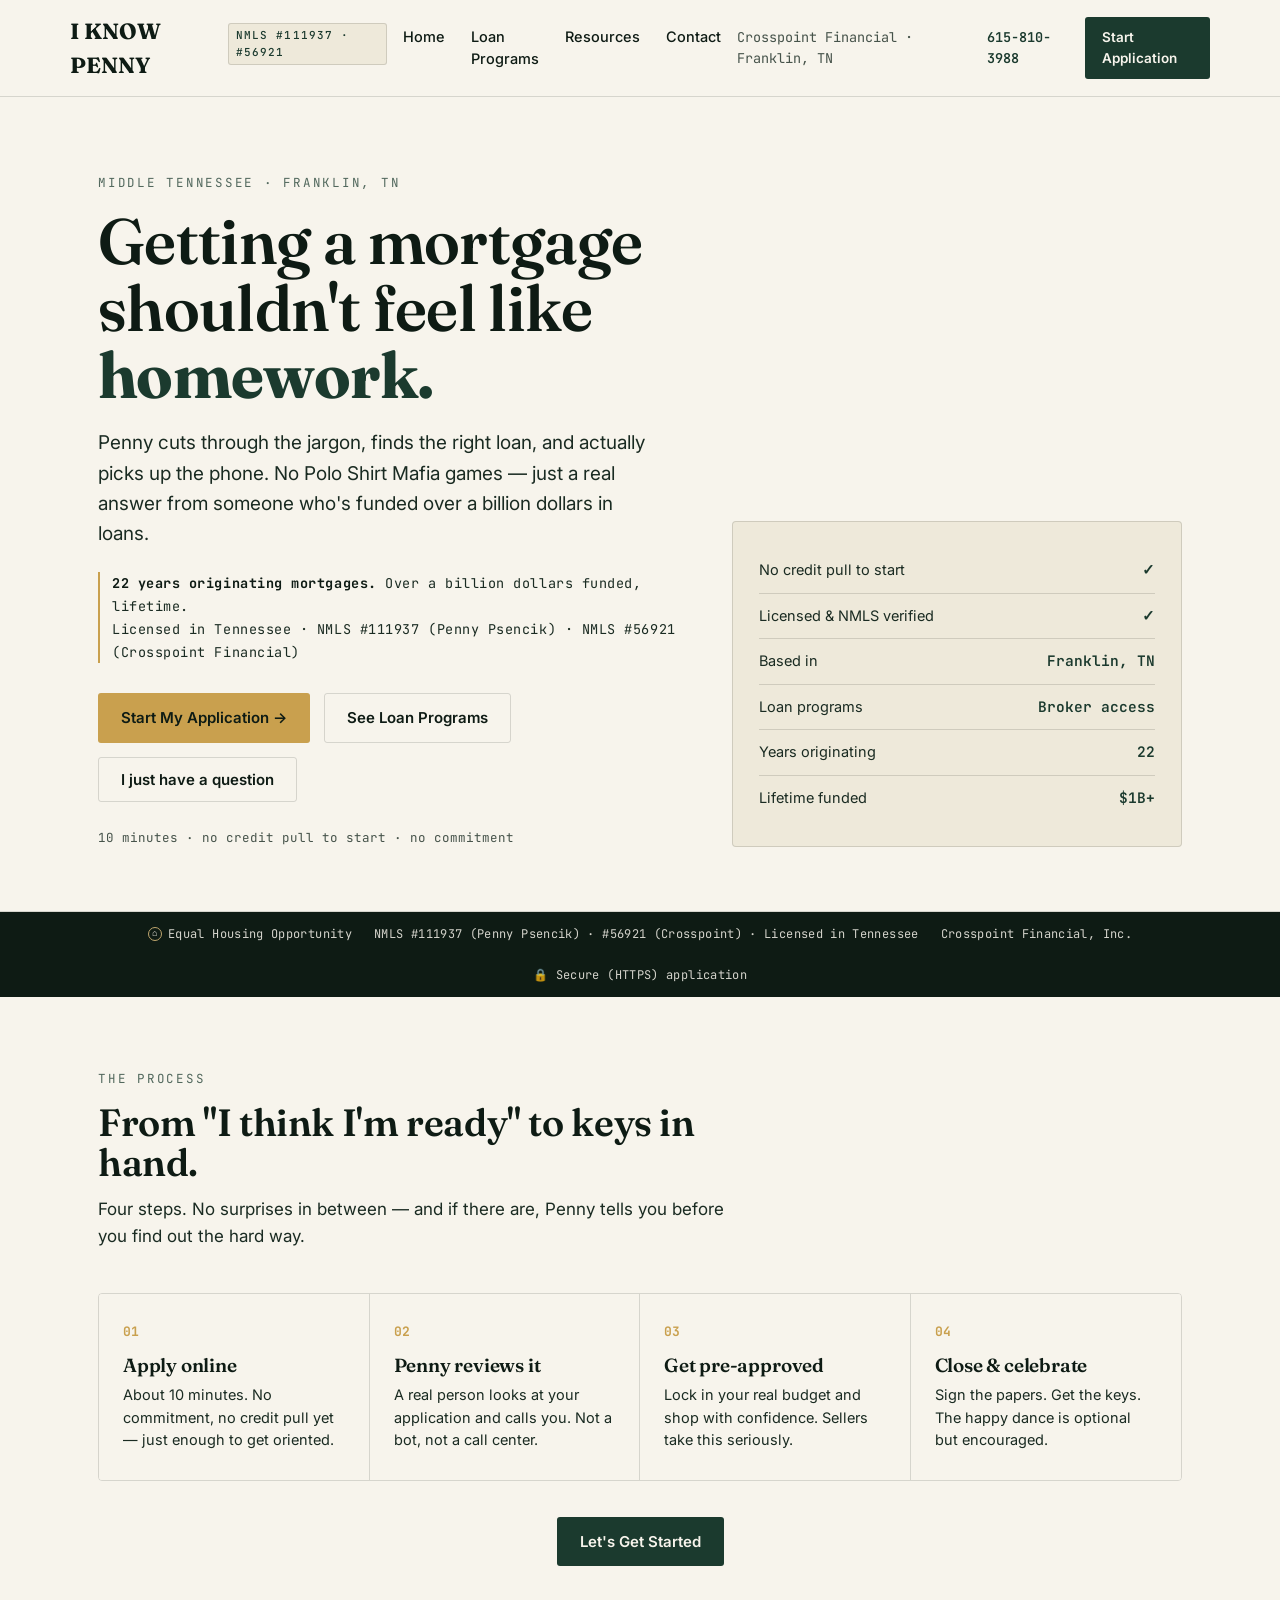
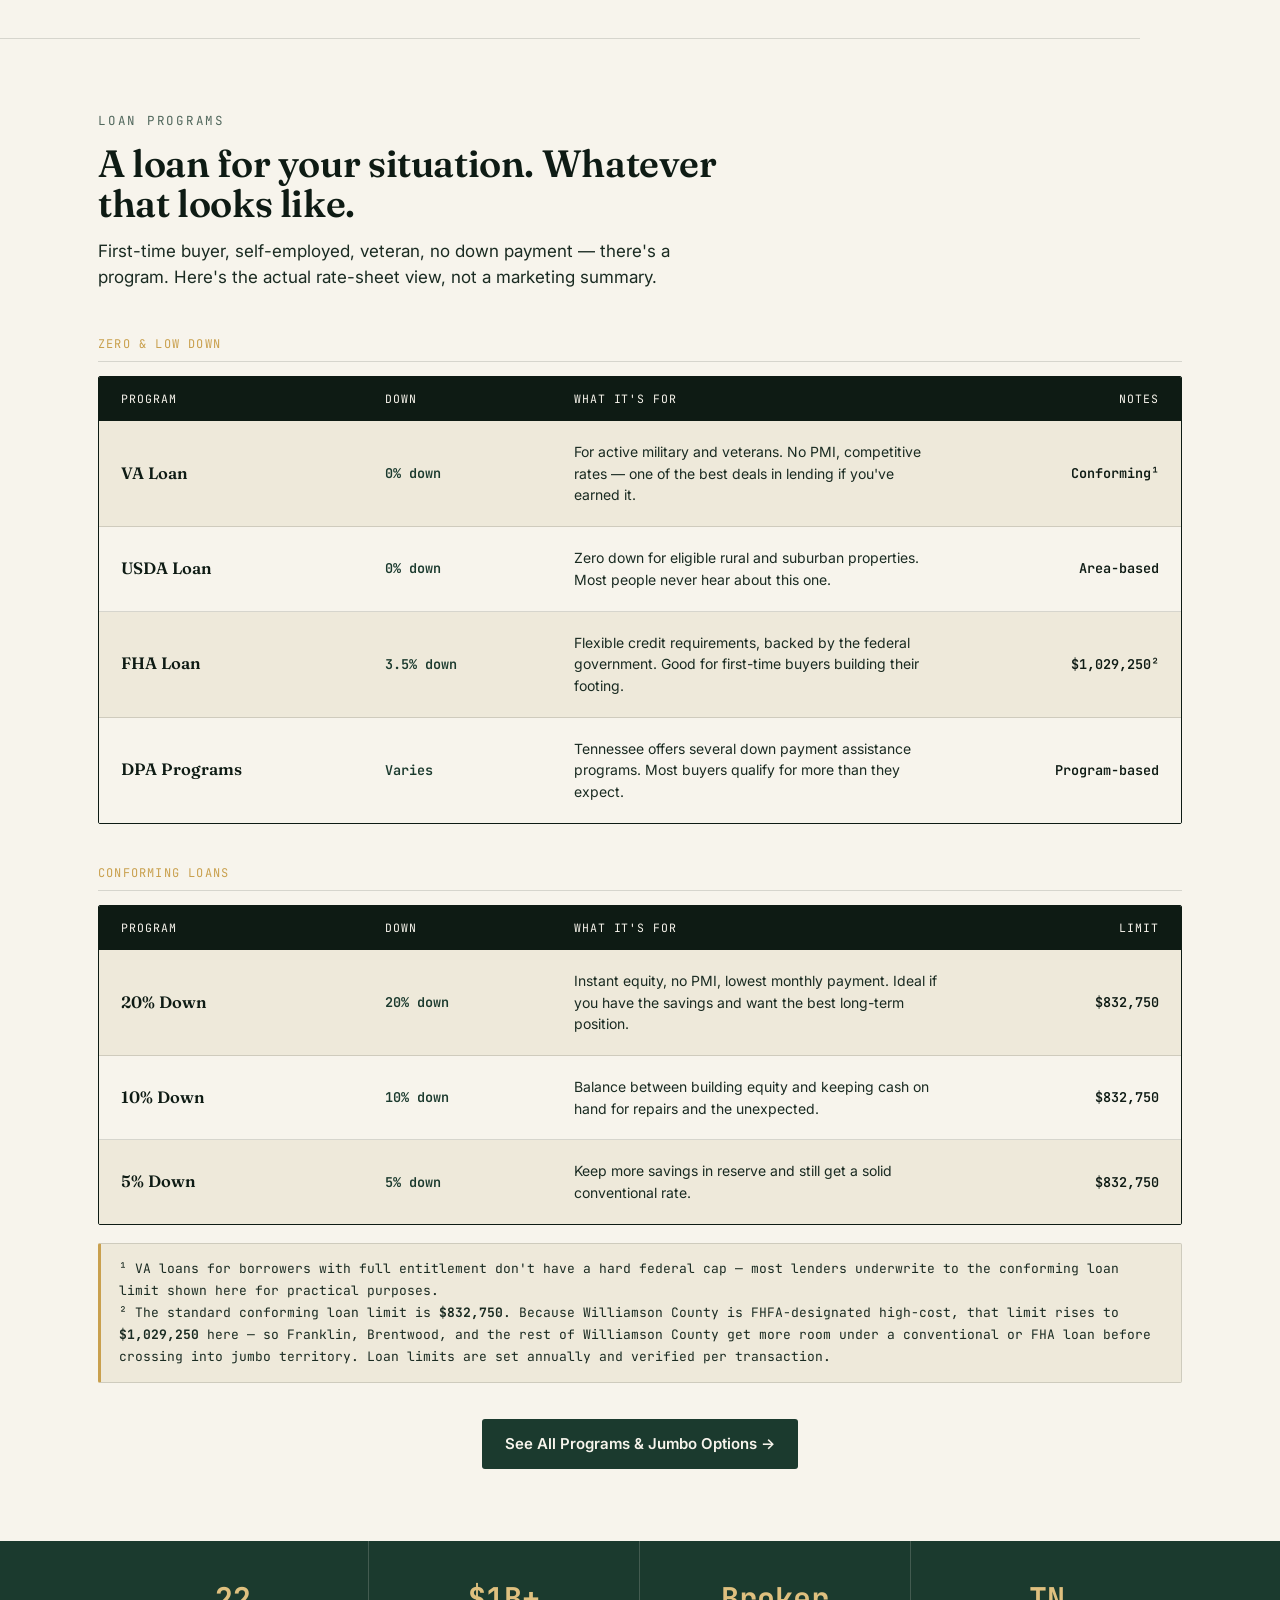
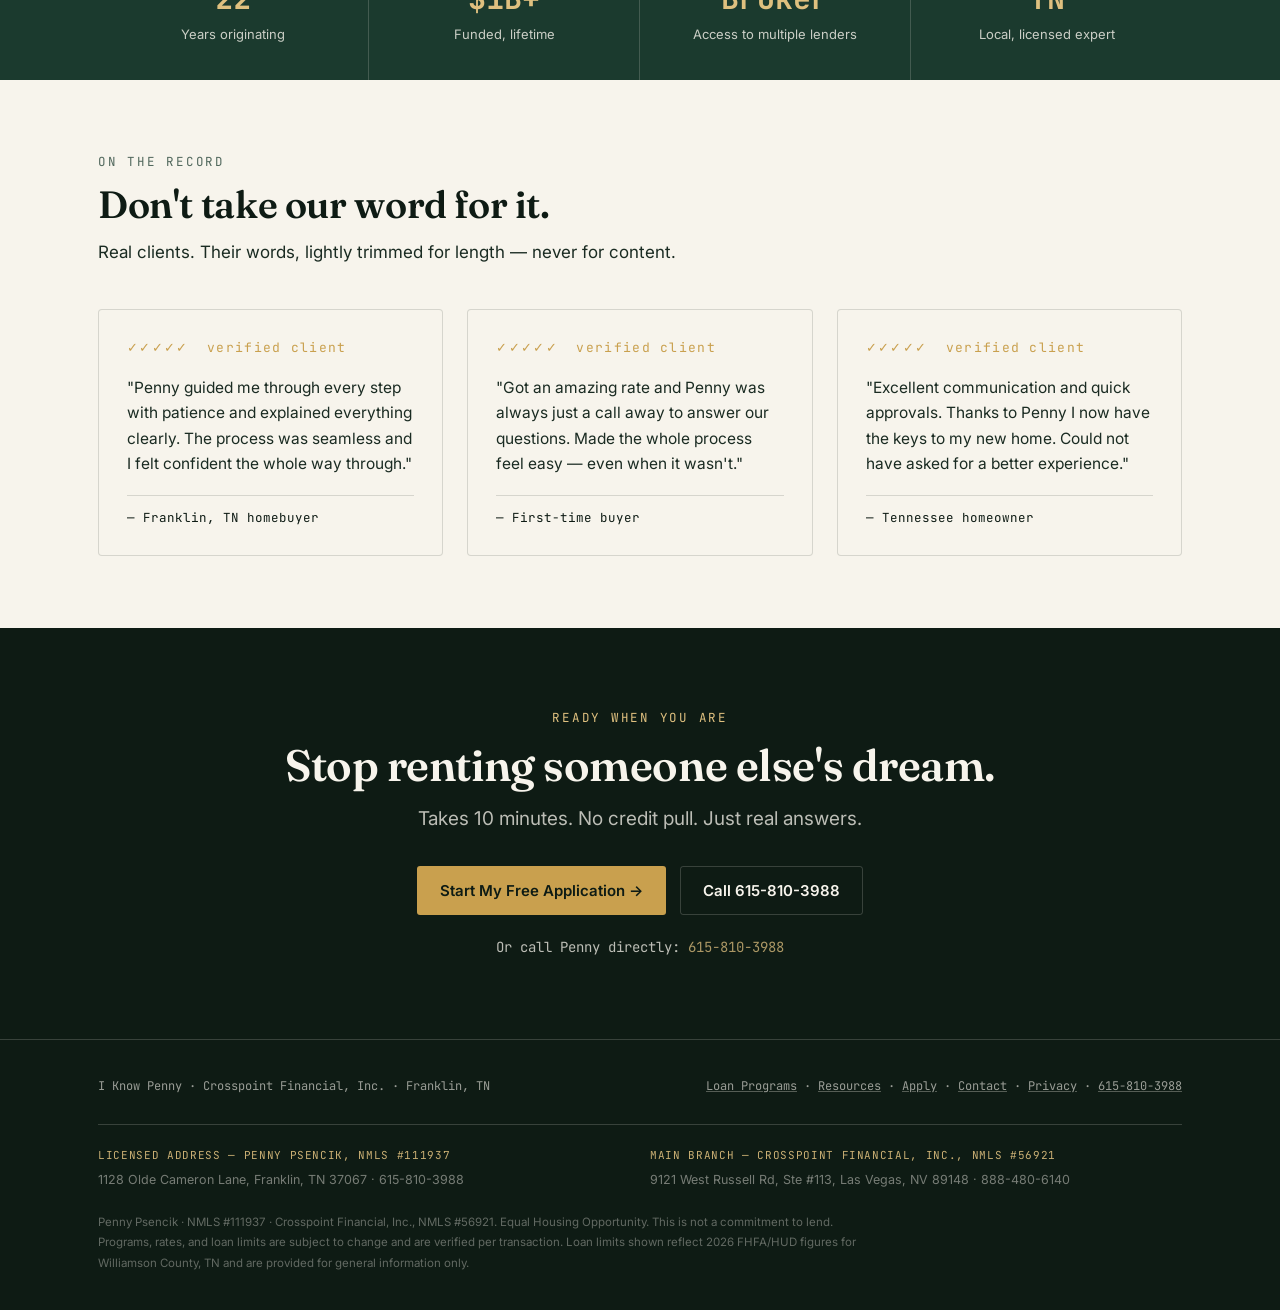
<file: index.html>
<!DOCTYPE html>
<html lang="en">
<head>
<meta charset="UTF-8">
<meta name="viewport" content="width=device-width, initial-scale=1.0">
<title>I Know Penny — Middle Tennessee Mortgages, Straight</title>
<meta name="description" content="Penny Psencik, NMLS #111937, Crosspoint Financial. 22 years, over a billion dollars funded. Franklin, TN. Real answers, no Polo Shirt Mafia games.">
<link rel="stylesheet" href="css/style.css">
</head>
<body>

<a href="#main" class="skip-link">Skip to content</a>

<header class="topbar">
  <div class="wrap topbar-inner">
    <a href="index.html" class="brand">
      I KNOW PENNY <span class="brand-mark">NMLS #111937 · #56921</span>
    </a>
    <nav class="topbar-nav">
      <a href="index.html">Home</a>
      <a href="lending-programs.html">Loan Programs</a>
      <a href="resources.html">Resources</a>
      <a href="get-in-touch.html">Contact</a>
    </nav>
      <button class="nav-toggle" id="nav-toggle" aria-expanded="false" aria-controls="mobile-nav" aria-label="Open menu">
        <span></span><span></span><span></span>
      </button>
    <div class="topbar-right">
      <span class="nmls">Crosspoint Financial · Franklin, TN</span>
      <a href="tel:6158103988" class="topbar-phone">615-810-3988</a>
      <a href="apply.html" class="btn btn-primary btn-sm">Start Application</a>
    </div>
  </div>
</header>

<nav class="mobile-nav" id="mobile-nav">
  <a href="index.html">Home</a>
  <a href="lending-programs.html">Loan Programs</a>
  <a href="resources.html">Resources</a>
  <a href="get-in-touch.html">Contact</a>
  <a href="apply.html" class="btn btn-brass">Start Application</a>
</nav>

<main id="main">

  <!-- HERO -->
  <section class="hero">
    <div class="wrap hero-grid">
      <div>
        <span class="eyebrow">Middle Tennessee &middot; Franklin, TN</span>
        <h1>Getting a mortgage shouldn't feel like <em>homework.</em></h1>
        <p class="lede" style="margin-top:20px;">Penny cuts through the jargon, finds the right loan, and actually picks up the phone. No Polo Shirt Mafia games — just a real answer from someone who's funded over a billion dollars in loans.</p>

        <div class="hero-credential">
          <strong>22 years originating mortgages.</strong> Over a billion dollars funded, lifetime.<br>
          Licensed in Tennessee &middot; NMLS #111937 (Penny Psencik) &middot; NMLS #56921 (Crosspoint Financial)
        </div>

        <div class="hero-ctas">
          <a href="apply.html" class="btn btn-brass">Start My Application →</a>
          <a href="lending-programs.html" class="btn btn-ghost">See Loan Programs</a>
          <button type="button" class="btn btn-ghost" id="question-toggle">I just have a question</button>
        </div>
        <p class="hero-microcopy">10 minutes &middot; no credit pull to start &middot; no commitment</p>

        <div class="question-panel" id="question-panel" hidden>
          <p style="font-size:14px; color:var(--ink-soft); margin-bottom:16px;">No application, no pressure — just ask. Penny answers these directly.</p>
          <form action="https://formspree.io/f/xqejvrgy" method="POST" id="question-form">
            <input type="hidden" name="_subject" value="Quick Question — I Know Penny">
            <input type="hidden" name="lead_source" value="iknowpenny.com/homepage-question">
            <div class="field-row">
              <div class="field">
                <label for="qname">Your name <span class="req">*</span></label>
                <input type="text" id="qname" name="name" required>
              </div>
              <div class="field">
                <label for="qcontact">Email or phone <span class="req">*</span></label>
                <input type="text" id="qcontact" name="contact" required>
              </div>
            </div>
            <div class="field">
              <label for="qquestion">Your question <span class="req">*</span></label>
              <textarea id="qquestion" name="question" rows="3" required style="width:100%; padding:13px 14px; border:1px solid var(--line); border-radius:3px; font-family:var(--body); font-size:15.5px;" placeholder="What do you want to know?"></textarea>
            </div>
            <button type="submit" class="btn btn-primary">Send Question →</button>
            <span id="question-success" class="mono" style="display:none; color:var(--vault); font-size:13.5px; margin-left:14px;">Sent — Penny will follow up shortly.</span>
          </form>
        </div>
      </div>

      <div class="hero-side">
        <div class="hero-side-row"><span class="label">No credit pull to start</span><span class="value">✓</span></div>
        <div class="hero-side-row"><span class="label">Licensed &amp; NMLS verified</span><span class="value">✓</span></div>
        <div class="hero-side-row"><span class="label">Based in</span><span class="value">Franklin, TN</span></div>
        <div class="hero-side-row"><span class="label">Loan programs</span><span class="value">Broker access</span></div>
        <div class="hero-side-row"><span class="label">Years originating</span><span class="value">22</span></div>
        <div class="hero-side-row"><span class="label">Lifetime funded</span><span class="value">$1B+</span></div>
      </div>
    </div>
  </section>

  <!-- COMPLIANCE STRIP -->
  <div class="compliance-strip">
    <div class="wrap">
      <span class="eho"><span class="eho-icon">⌂</span> Equal Housing Opportunity</span>
      <span>NMLS #111937 (Penny Psencik) &middot; #56921 (Crosspoint) &middot; Licensed in Tennessee</span>
      <span>Crosspoint Financial, Inc.</span>
      <span>🔒 Secure (HTTPS) application</span>
    </div>
  </div>

  <!-- PROCESS -->
  <section>
    <div class="wrap">
      <div class="section-head">
        <span class="eyebrow">The Process</span>
        <h2>From "I think I'm ready" to keys in hand.</h2>
        <p>Four steps. No surprises in between — and if there are, Penny tells you before you find out the hard way.</p>
      </div>

      <div class="process-list">
        <div class="process-step">
          <span class="process-num">01</span>
          <h3>Apply online</h3>
          <p>About 10 minutes. No commitment, no credit pull yet — just enough to get oriented.</p>
        </div>
        <div class="process-step">
          <span class="process-num">02</span>
          <h3>Penny reviews it</h3>
          <p>A real person looks at your application and calls you. Not a bot, not a call center.</p>
        </div>
        <div class="process-step">
          <span class="process-num">03</span>
          <h3>Get pre-approved</h3>
          <p>Lock in your real budget and shop with confidence. Sellers take this seriously.</p>
        </div>
        <div class="process-step">
          <span class="process-num">04</span>
          <h3>Close &amp; celebrate</h3>
          <p>Sign the papers. Get the keys. The happy dance is optional but encouraged.</p>
        </div>
      </div>

      <div style="text-align:center; margin-top:36px;">
        <a href="apply.html" class="btn btn-primary">Let's Get Started</a>
      </div>
    </div>
  </section>

  <hr class="ledger-rule wrap">

  <!-- LOAN PROGRAMS (signature ledger table) -->
  <section>
    <div class="wrap">
      <div class="section-head">
        <span class="eyebrow">Loan Programs</span>
        <h2>A loan for your situation. Whatever that looks like.</h2>
        <p>First-time buyer, self-employed, veteran, no down payment — there's a program. Here's the actual rate-sheet view, not a marketing summary.</p>
      </div>

      <div class="ledger-group-label">Zero &amp; Low Down</div>
      <div class="ledger-table">
        <div class="ledger-table-head">
          <span>Program</span><span>Down</span><span>What it's for</span><span style="text-align:right;">Notes</span>
        </div>
        <div class="ledger-row">
          <span class="l-program">VA Loan</span>
          <span class="l-down">0% down</span>
          <span class="l-desc">For active military and veterans. No PMI, competitive rates — one of the best deals in lending if you've earned it.</span>
          <span class="l-limit">Conforming¹</span>
        </div>
        <div class="ledger-row">
          <span class="l-program">USDA Loan</span>
          <span class="l-down">0% down</span>
          <span class="l-desc">Zero down for eligible rural and suburban properties. Most people never hear about this one.</span>
          <span class="l-limit">Area-based</span>
        </div>
        <div class="ledger-row">
          <span class="l-program">FHA Loan</span>
          <span class="l-down">3.5% down</span>
          <span class="l-desc">Flexible credit requirements, backed by the federal government. Good for first-time buyers building their footing.</span>
          <span class="l-limit">$1,029,250²</span>
        </div>
        <div class="ledger-row">
          <span class="l-program">DPA Programs</span>
          <span class="l-down">Varies</span>
          <span class="l-desc">Tennessee offers several down payment assistance programs. Most buyers qualify for more than they expect.</span>
          <span class="l-limit">Program-based</span>
        </div>
      </div>

      <div class="ledger-group-label">Conforming Loans</div>
      <div class="ledger-table">
        <div class="ledger-table-head">
          <span>Program</span><span>Down</span><span>What it's for</span><span style="text-align:right;">Limit</span>
        </div>
        <div class="ledger-row">
          <span class="l-program">20% Down</span>
          <span class="l-down">20% down</span>
          <span class="l-desc">Instant equity, no PMI, lowest monthly payment. Ideal if you have the savings and want the best long-term position.</span>
          <span class="l-limit">$832,750</span>
        </div>
        <div class="ledger-row">
          <span class="l-program">10% Down</span>
          <span class="l-down">10% down</span>
          <span class="l-desc">Balance between building equity and keeping cash on hand for repairs and the unexpected.</span>
          <span class="l-limit">$832,750</span>
        </div>
        <div class="ledger-row">
          <span class="l-program">5% Down</span>
          <span class="l-down">5% down</span>
          <span class="l-desc">Keep more savings in reserve and still get a solid conventional rate.</span>
          <span class="l-limit">$832,750</span>
        </div>
      </div>

      <div class="limit-note">
        ¹ VA loans for borrowers with full entitlement don't have a hard federal cap — most lenders underwrite to the conforming loan limit shown here for practical purposes.<br>
        ² The standard conforming loan limit is <strong>$832,750</strong>. Because Williamson County is FHFA-designated high-cost, that limit rises to <strong>$1,029,250</strong> here — so Franklin, Brentwood, and the rest of Williamson County get more room under a conventional or FHA loan before crossing into jumbo territory. Loan limits are set annually and verified per transaction.
      </div>

      <div style="text-align:center; margin-top:36px;">
        <a href="lending-programs.html" class="btn btn-primary">See All Programs &amp; Jumbo Options →</a>
      </div>
    </div>
  </section>

  <!-- CREDENTIAL BAND -->
  <div class="cred-band">
    <div class="wrap cred-grid">
      <div class="cred-item">
        <span class="cred-num">22</span>
        <span class="cred-label">Years originating</span>
      </div>
      <div class="cred-item">
        <span class="cred-num">$1B+</span>
        <span class="cred-label">Funded, lifetime</span>
      </div>
      <div class="cred-item">
        <span class="cred-num">Broker</span>
        <span class="cred-label">Access to multiple lenders</span>
      </div>
      <div class="cred-item">
        <span class="cred-num">TN</span>
        <span class="cred-label">Local, licensed expert</span>
      </div>
    </div>
  </div>

  <!-- TESTIMONIALS -->
  <section>
    <div class="wrap">
      <div class="section-head">
        <span class="eyebrow">On the Record</span>
        <h2>Don't take our word for it.</h2>
        <p>Real clients. Their words, lightly trimmed for length — never for content.</p>
      </div>

      <div class="tally-grid">
        <div class="tally-card">
          <span class="tally-mark">✓✓✓✓✓ &nbsp;verified client</span>
          <p class="quote">"Penny guided me through every step with patience and explained everything clearly. The process was seamless and I felt confident the whole way through."</p>
          <div class="tally-attrib">— Franklin, TN homebuyer</div>
        </div>
        <div class="tally-card">
          <span class="tally-mark">✓✓✓✓✓ &nbsp;verified client</span>
          <p class="quote">"Got an amazing rate and Penny was always just a call away to answer our questions. Made the whole process feel easy — even when it wasn't."</p>
          <div class="tally-attrib">— First-time buyer</div>
        </div>
        <div class="tally-card">
          <span class="tally-mark">✓✓✓✓✓ &nbsp;verified client</span>
          <p class="quote">"Excellent communication and quick approvals. Thanks to Penny I now have the keys to my new home. Could not have asked for a better experience."</p>
          <div class="tally-attrib">— Tennessee homeowner</div>
        </div>
      </div>
    </div>
  </section>

  <!-- FINAL CTA -->
  <section class="final-cta">
    <div class="wrap">
      <span class="eyebrow on-dark">Ready When You Are</span>
      <h2>Stop renting someone else's dream.</h2>
      <p class="lede">Takes 10 minutes. No credit pull. Just real answers.</p>
      <div class="final-cta-ctas">
        <a href="apply.html" class="btn btn-brass">Start My Free Application →</a>
        <a href="tel:6158103988" class="btn btn-ghost-dark">Call 615-810-3988</a>
      </div>
      <p class="final-cta-phone">Or call Penny directly: <a href="tel:6158103988">615-810-3988</a></p>
    </div>
  </section>

</main>

<footer>
  <div class="wrap">
    <div class="footer-grid">
      <span>I Know Penny &middot; Crosspoint Financial, Inc. &middot; Franklin, TN</span>
      <span>
        <a href="lending-programs.html">Loan Programs</a> &middot;
        <a href="resources.html">Resources</a> &middot;
        <a href="apply.html">Apply</a> &middot;
        <a href="get-in-touch.html">Contact</a> &middot;
        <a href="privacy.html">Privacy</a> &middot;
        <a href="tel:6158103988">615-810-3988</a>
      </span>
    </div>
    <div class="footer-addresses">
      <div>
        <span class="footer-addr-label">Licensed Address — Penny Psencik, NMLS #111937</span>
        <span class="footer-addr-text">1128 Olde Cameron Lane, Franklin, TN 37067 &middot; 615-810-3988</span>
      </div>
      <div>
        <span class="footer-addr-label">Main Branch — Crosspoint Financial, Inc., NMLS #56921</span>
        <span class="footer-addr-text">9121 West Russell Rd, Ste #113, Las Vegas, NV 89148 &middot; 888-480-6140</span>
      </div>
    </div>
    <p class="footer-disclosure">
      Penny Psencik &middot; NMLS #111937 &middot; Crosspoint Financial, Inc., NMLS #56921. Equal Housing Opportunity. This is not a commitment to lend. Programs, rates, and loan limits are subject to change and are verified per transaction. Loan limits shown reflect 2026 FHFA/HUD figures for Williamson County, TN and are provided for general information only.
    </p>
  </div>
</footer>

<script src="js/nav.js"></script>
</body>
</html>
</file>
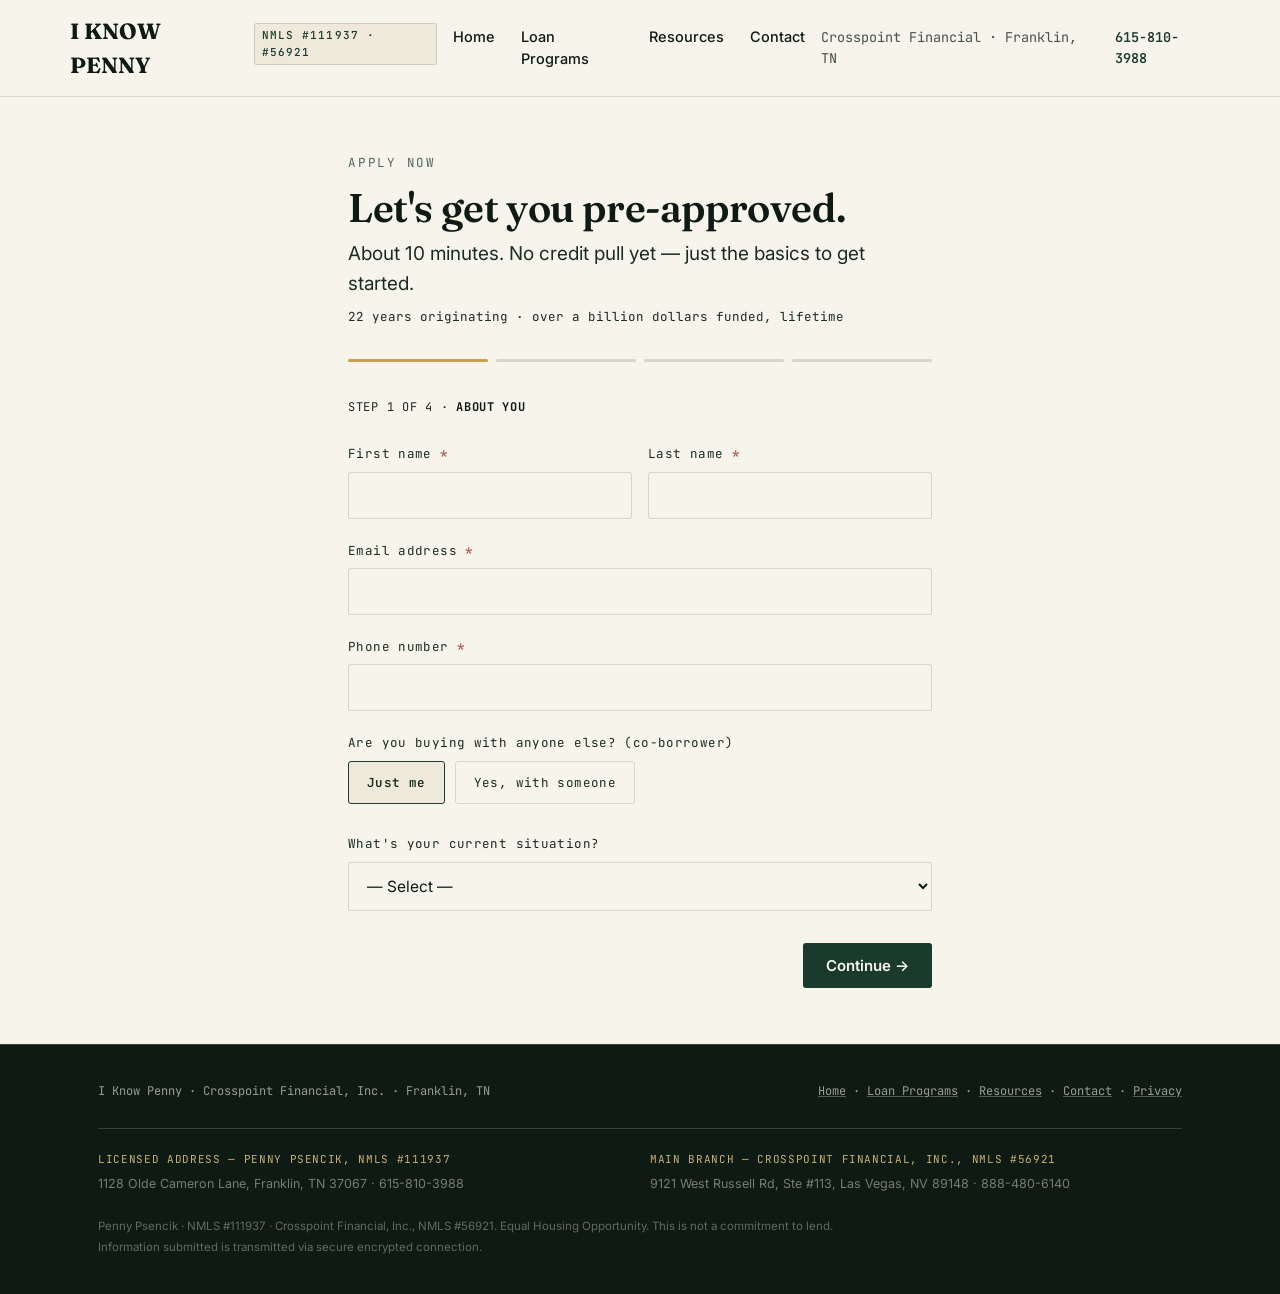
<file: apply.html>
<!DOCTYPE html>
<html lang="en">
<head>
<meta charset="UTF-8">
<meta name="viewport" content="width=device-width, initial-scale=1.0">
<title>Apply Now — I Know Penny</title>
<meta name="description" content="Start your mortgage application with Penny. Takes 10 minutes. No credit pull to get started. Franklin, TN. NMLS #111937.">
<link rel="stylesheet" href="css/style.css">
</head>
<body>

<a href="#main" class="skip-link">Skip to content</a>

<header class="topbar">
  <div class="wrap topbar-inner">
    <a href="index.html" class="brand">
      I KNOW PENNY <span class="brand-mark">NMLS #111937 · #56921</span>
    </a>
    <nav class="topbar-nav">
      <a href="index.html">Home</a>
      <a href="lending-programs.html">Loan Programs</a>
      <a href="resources.html">Resources</a>
      <a href="get-in-touch.html">Contact</a>
    </nav>
      <button class="nav-toggle" id="nav-toggle" aria-expanded="false" aria-controls="mobile-nav" aria-label="Open menu">
        <span></span><span></span><span></span>
      </button>
    <div class="topbar-right">
      <span class="nmls">Crosspoint Financial · Franklin, TN</span>
      <a href="tel:6158103988" class="topbar-phone">615-810-3988</a>
    </div>
  </div>
</header>

<nav class="mobile-nav" id="mobile-nav">
  <a href="index.html">Home</a>
  <a href="lending-programs.html">Loan Programs</a>
  <a href="resources.html">Resources</a>
  <a href="get-in-touch.html">Contact</a>
  <a href="apply.html" class="btn btn-brass">Start Application</a>
</nav>

<main id="main">
  <section class="tight">
    <div class="wrap form-shell">

      <span class="eyebrow">Apply Now</span>
      <h1 style="font-size: clamp(28px,4vw,40px); margin-bottom:10px;">Let's get you pre-approved.</h1>
      <p class="lede" style="margin-bottom:8px;">About 10 minutes. No credit pull yet — just the basics to get started.</p>
      <p class="mono" style="font-size:12.5px; color:var(--ink-soft); margin-bottom:32px;">22 years originating &middot; over a billion dollars funded, lifetime</p>

      <form id="apply-form" action="https://formspree.io/f/xqejvrgy" method="POST" novalidate>

        <input type="hidden" name="_subject" value="New Application — I Know Penny">
        <input type="hidden" name="lead_source" value="iknowpenny.com">

        <!-- STEP 1 -->
        <div class="form-step" data-step="1">
          <div class="step-track">
            <div class="step-dot active"></div><div class="step-dot"></div><div class="step-dot"></div><div class="step-dot"></div>
          </div>
          <div class="step-label">Step 1 of 4 &middot; <strong>About you</strong></div>

          <div class="field-row">
            <div class="field">
              <label for="fname">First name <span class="req">*</span></label>
              <input type="text" id="fname" name="first_name" required>
            </div>
            <div class="field">
              <label for="lname">Last name <span class="req">*</span></label>
              <input type="text" id="lname" name="last_name" required>
            </div>
          </div>
          <div class="field">
            <label for="email">Email address <span class="req">*</span></label>
            <input type="email" id="email" name="email" required>
          </div>
          <div class="field">
            <label for="phone">Phone number <span class="req">*</span></label>
            <input type="tel" id="phone" name="phone" required>
          </div>
          <div class="field">
            <label>Are you buying with anyone else? (co-borrower)</label>
            <div class="radio-pills">
              <label class="radio-pill"><input type="radio" name="coborrower" value="just_me" checked> Just me</label>
              <label class="radio-pill"><input type="radio" name="coborrower" value="with_someone"> Yes, with someone</label>
            </div>
          </div>
          <div class="field">
            <label for="situation">What's your current situation?</label>
            <select id="situation" name="situation">
              <option value="">— Select —</option>
              <option value="renting">Renting, ready to buy</option>
              <option value="moving">Own a home, looking to move</option>
              <option value="refi">Own a home, want to refinance</option>
              <option value="family">Living with family/friends</option>
            </select>
          </div>
          <div class="form-nav">
            <span></span>
            <button type="button" class="btn btn-primary next-step">Continue →</button>
          </div>
        </div>

        <!-- STEP 2 -->
        <div class="form-step" data-step="2" hidden>
          <div class="step-track">
            <div class="step-dot done"></div><div class="step-dot active"></div><div class="step-dot"></div><div class="step-dot"></div>
          </div>
          <div class="step-label">Step 2 of 4 &middot; <strong>About the property</strong></div>
          <p style="color:var(--ink-soft); font-size:14px; margin-bottom:22px;">Don't worry if you haven't found a house yet — just give Penny a general idea.</p>

          <div class="field">
            <label>What are you looking to do?</label>
            <div class="radio-pills">
              <label class="radio-pill"><input type="radio" name="goal" value="buy" checked> Buy a home</label>
              <label class="radio-pill"><input type="radio" name="goal" value="refinance"> Refinance</label>
              <label class="radio-pill"><input type="radio" name="goal" value="investment"> Investment property</label>
            </div>
          </div>
          <div class="field">
            <label for="ptype">Property type</label>
            <select id="ptype" name="property_type">
              <option value="single_family">Single family home</option>
              <option value="condo">Townhouse / condo</option>
              <option value="multi">Multi-family (2–4 units)</option>
              <option value="not_sure">Not sure yet</option>
            </select>
          </div>
          <div class="field">
            <label for="price">Estimated purchase price (or current home value)</label>
            <select id="price" name="price_range">
              <option value="under_200k">Under $200,000</option>
              <option value="200_350k">$200,000 – $350,000</option>
              <option value="350_500k">$350,000 – $500,000</option>
              <option value="500_750k">$500,000 – $750,000</option>
              <option value="750k_1m">$750,000 – $1,000,000</option>
              <option value="over_1m">Over $1,000,000</option>
              <option value="not_sure">Not sure yet</option>
            </select>
          </div>
          <div class="field">
            <label for="location">Where is the property? (city / state)</label>
            <input type="text" id="location" name="property_location" placeholder="e.g. Franklin, TN">
          </div>
          <div class="field">
            <label for="downpayment">Down payment available (rough estimate)</label>
            <select id="downpayment" name="down_payment">
              <option value="0">0% — I need a no-down program</option>
              <option value="3_5">3–5%</option>
              <option value="5_10">5–10%</option>
              <option value="10_20">10–20%</option>
              <option value="20_plus">20%+</option>
              <option value="not_sure">Not sure yet</option>
            </select>
          </div>
          <div class="form-nav">
            <button type="button" class="btn btn-ghost prev-step">← Back</button>
            <button type="button" class="btn btn-primary next-step">Continue →</button>
          </div>
        </div>

        <!-- STEP 3 -->
        <div class="form-step" data-step="3" hidden>
          <div class="step-track">
            <div class="step-dot done"></div><div class="step-dot done"></div><div class="step-dot active"></div><div class="step-dot"></div>
          </div>
          <div class="step-label">Step 3 of 4 &middot; <strong>Your finances</strong></div>
          <p style="color:var(--ink-soft); font-size:14px; margin-bottom:22px;">This helps Penny find the right program. No credit pull yet — just ballpark numbers.</p>

          <div class="field">
            <label>Employment type</label>
            <div class="radio-pills">
              <label class="radio-pill"><input type="radio" name="employment" value="w2" checked> W-2 employee</label>
              <label class="radio-pill"><input type="radio" name="employment" value="self_employed"> Self-employed</label>
              <label class="radio-pill"><input type="radio" name="employment" value="retired"> Retired</label>
              <label class="radio-pill"><input type="radio" name="employment" value="other"> Other</label>
            </div>
          </div>
          <div class="field">
            <label for="income">Annual household income (gross, before taxes)</label>
            <select id="income" name="income_range">
              <option value="under_50k">Under $50,000</option>
              <option value="50_75k">$50,000 – $75,000</option>
              <option value="75_100k">$75,000 – $100,000</option>
              <option value="100_150k">$100,000 – $150,000</option>
              <option value="150_200k">$150,000 – $200,000</option>
              <option value="over_200k">Over $200,000</option>
              <option value="prefer_not">Prefer not to say</option>
            </select>
          </div>
          <div class="field">
            <label for="credit">Estimated credit score range</label>
            <select id="credit" name="credit_range">
              <option value="760_plus">760+ (Excellent)</option>
              <option value="720_759">720–759 (Very good)</option>
              <option value="680_719">680–719 (Good)</option>
              <option value="640_679">640–679 (Fair)</option>
              <option value="580_639">580–639 (Needs work)</option>
              <option value="below_580">Below 580</option>
              <option value="not_sure">Not sure</option>
            </select>
          </div>
          <div class="field">
            <label>Are you a military veteran or active duty?</label>
            <div class="radio-pills">
              <label class="radio-pill"><input type="radio" name="veteran" value="yes"> Yes</label>
              <label class="radio-pill"><input type="radio" name="veteran" value="no" checked> No</label>
            </div>
          </div>
          <div class="field">
            <label for="notes">Anything else Penny should know? (optional)</label>
            <input type="text" id="notes" name="notes">
          </div>
          <div class="form-nav">
            <button type="button" class="btn btn-ghost prev-step">← Back</button>
            <button type="button" class="btn btn-primary next-step">Review →</button>
          </div>
        </div>

        <!-- STEP 4 -->
        <div class="form-step" data-step="4" hidden>
          <div class="step-track">
            <div class="step-dot done"></div><div class="step-dot done"></div><div class="step-dot done"></div><div class="step-dot active"></div>
          </div>
          <div class="step-label">Step 4 of 4 &middot; <strong>Review &amp; submit</strong></div>
          <p style="color:var(--ink-soft); font-size:14.5px; margin-bottom:22px;">Penny will review your application and reach out within one business day.</p>

          <div class="no-pull-badge">
            <span class="icon">🔒</span>
            <p><strong>No hard credit pull yet.</strong> Your credit score is not affected by submitting this application. Penny only runs credit when you're ready to move forward — and will tell you before it happens.</p>
          </div>

          <div class="privacy-note">
            By submitting this application you agree to be contacted by Penny regarding your mortgage inquiry. Submitting this application does not constitute a loan approval or commitment to lend. NMLS #111937 (Penny Psencik), licensed in Tennessee, broker with Crosspoint Financial, Inc., NMLS #56921.<br><br>
            Your information is transmitted over a secure (HTTPS encrypted) connection and is not shared, sold, or used for any purpose beyond evaluating your mortgage inquiry. See our <a href="privacy.html">privacy policy</a> for full detail.
          </div>

          <div class="form-nav">
            <button type="button" class="btn btn-ghost prev-step">← Back</button>
            <button type="submit" class="btn btn-brass">Submit Application 🏠</button>
          </div>
        </div>

      </form>

      <!-- SUCCESS STATE -->
      <div class="success-state" id="success-state" style="display:none;">
        <div class="success-mark">✓</div>
        <h2 style="font-size:28px; margin-bottom:14px;">Application received.</h2>
        <p class="lede" style="margin:0 auto 28px; text-align:center;">Penny will review it and reach out within one business day. In the meantime, feel free to call: <a href="tel:6158103988" style="color:var(--vault); font-weight:600;">615-810-3988</a></p>
        <p style="text-align:center; margin-bottom:28px;"><a href="resources.html" style="color:var(--brass); font-weight:600; text-decoration:underline;">Read the Mortgage Guide →</a></p>

        <div style="text-align:left; max-width:480px; margin: 0 auto 28px; background:var(--paper-dim); border:1px solid var(--line); border-radius:4px; padding:24px;">
          <div class="eyebrow" style="margin-bottom:14px;">What happens next</div>
          <ol style="padding-left:20px; color:var(--ink-soft); font-size:14.5px; line-height:1.9;">
            <li>Penny reviews your application</li>
            <li>You get a call within 1 business day</li>
            <li>He finds the right loan program for your situation</li>
            <li>Pre-approval letter in hand</li>
            <li>Go make offers with confidence</li>
          </ol>
        </div>

        <div style="text-align:left; max-width:480px; margin: 0 auto 28px; background:var(--paper-dim); border:1px solid var(--line); border-radius:4px; padding:24px;">
          <div class="eyebrow" style="margin-bottom:10px;">Why no credit pull?</div>
          <p style="color:var(--ink-soft); font-size:14.5px;">This initial application is just so Penny can understand your situation. A hard credit pull only happens when you're ready to formally proceed — and Penny walks you through that step first.</p>
        </div>

        <a href="tel:6158103988" class="btn btn-ghost">Prefer to call? 615-810-3988</a>
      </div>

    </div>
  </section>
</main>

<footer>
  <div class="wrap">
    <div class="footer-grid">
      <span>I Know Penny &middot; Crosspoint Financial, Inc. &middot; Franklin, TN</span>
      <span>
        <a href="index.html">Home</a> &middot;
        <a href="lending-programs.html">Loan Programs</a> &middot;
        <a href="resources.html">Resources</a> &middot;
        <a href="get-in-touch.html">Contact</a> &middot;
        <a href="privacy.html">Privacy</a>
      </span>
    </div>
    <div class="footer-addresses">
      <div>
        <span class="footer-addr-label">Licensed Address — Penny Psencik, NMLS #111937</span>
        <span class="footer-addr-text">1128 Olde Cameron Lane, Franklin, TN 37067 &middot; 615-810-3988</span>
      </div>
      <div>
        <span class="footer-addr-label">Main Branch — Crosspoint Financial, Inc., NMLS #56921</span>
        <span class="footer-addr-text">9121 West Russell Rd, Ste #113, Las Vegas, NV 89148 &middot; 888-480-6140</span>
      </div>
    </div>
    <p class="footer-disclosure">
      Penny Psencik &middot; NMLS #111937 &middot; Crosspoint Financial, Inc., NMLS #56921. Equal Housing Opportunity. This is not a commitment to lend. Information submitted is transmitted via secure encrypted connection.
    </p>
  </div>
</footer>

<script src="js/nav.js"></script>
<script src="js/apply.js"></script>
</body>
</html>
</file>
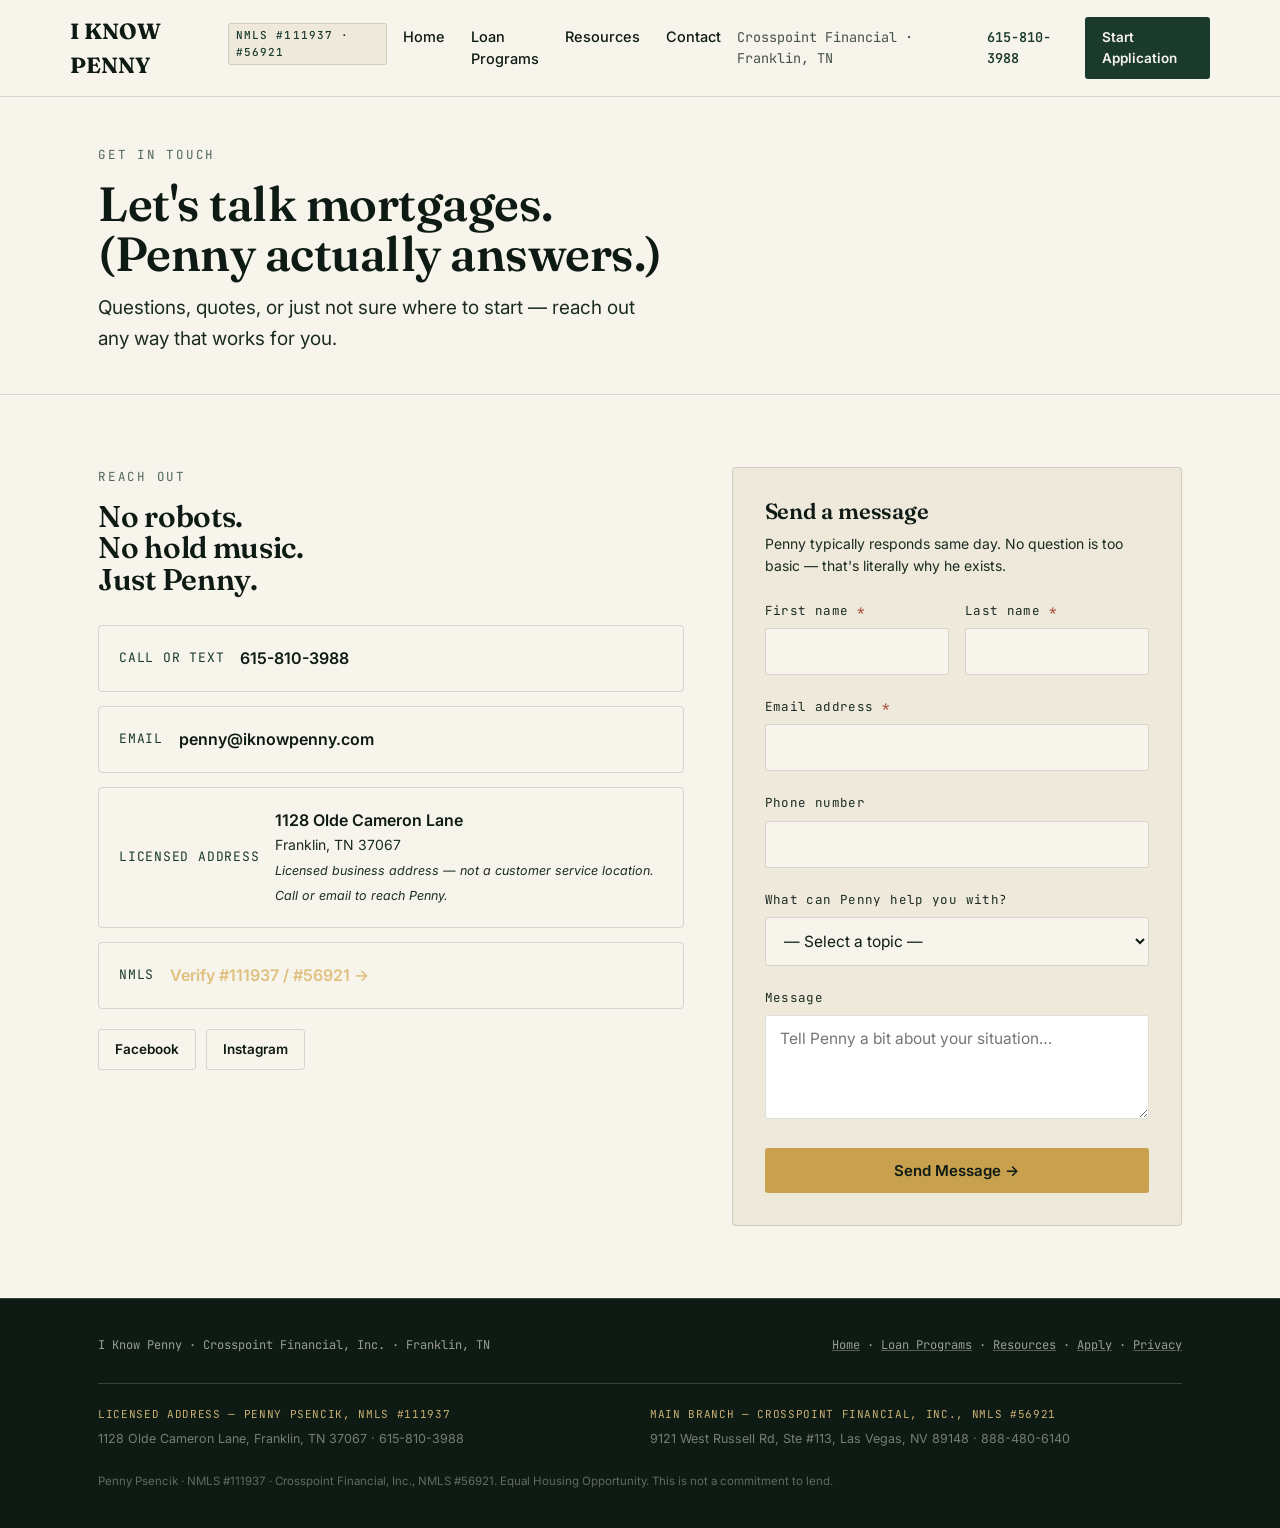
<file: get-in-touch.html>
<!DOCTYPE html>
<html lang="en">
<head>
<meta charset="UTF-8">
<meta name="viewport" content="width=device-width, initial-scale=1.0">
<title>Get In Touch — I Know Penny</title>
<meta name="description" content="Let's talk mortgages. Penny actually answers. Call, text, email, or send a message. Franklin, TN. NMLS #111937.">
<link rel="stylesheet" href="css/style.css">
</head>
<body>

<a href="#main" class="skip-link">Skip to content</a>

<header class="topbar">
  <div class="wrap topbar-inner">
    <a href="index.html" class="brand">
      I KNOW PENNY <span class="brand-mark">NMLS #111937 · #56921</span>
    </a>
    <nav class="topbar-nav">
      <a href="index.html">Home</a>
      <a href="lending-programs.html">Loan Programs</a>
      <a href="resources.html">Resources</a>
      <a href="get-in-touch.html">Contact</a>
    </nav>
      <button class="nav-toggle" id="nav-toggle" aria-expanded="false" aria-controls="mobile-nav" aria-label="Open menu">
        <span></span><span></span><span></span>
      </button>
    <div class="topbar-right">
      <span class="nmls">Crosspoint Financial · Franklin, TN</span>
      <a href="tel:6158103988" class="topbar-phone">615-810-3988</a>
      <a href="apply.html" class="btn btn-primary btn-sm">Start Application</a>
    </div>
  </div>
</header>

<nav class="mobile-nav" id="mobile-nav">
  <a href="index.html">Home</a>
  <a href="lending-programs.html">Loan Programs</a>
  <a href="resources.html">Resources</a>
  <a href="get-in-touch.html">Contact</a>
  <a href="apply.html" class="btn btn-brass">Start Application</a>
</nav>

<main id="main">

  <div class="page-header">
    <div class="wrap">
      <span class="eyebrow">Get In Touch</span>
      <h1>Let's talk mortgages. <br>(Penny actually answers.)</h1>
      <p class="lede">Questions, quotes, or just not sure where to start — reach out any way that works for you.</p>
    </div>
  </div>

  <section>
    <div class="wrap hero-grid" style="align-items:start;">

      <div>
        <span class="eyebrow">Reach Out</span>
        <h2 style="font-size:30px; margin-bottom:30px;">No robots.<br>No hold music.<br>Just Penny.</h2>

        <div style="display:flex; flex-direction:column; gap:14px;">
          <div style="border:1px solid var(--line); border-radius:4px; padding:20px; display:flex; align-items:center; gap:16px;">
            <span style="font-family:var(--mono); font-size:13px; letter-spacing:0.06em; color:var(--vault); flex-shrink:0;">CALL OR TEXT</span>
            <a href="tel:6158103988" style="font-weight:600; font-size:16px;">615-810-3988</a>
          </div>
          <div style="border:1px solid var(--line); border-radius:4px; padding:20px; display:flex; align-items:center; gap:16px;">
            <span style="font-family:var(--mono); font-size:13px; letter-spacing:0.06em; color:var(--vault); flex-shrink:0;">EMAIL</span>
            <a href="mailto:penny@iknowpenny.com" style="font-weight:600; font-size:16px;">penny@iknowpenny.com</a>
          </div>
          <div style="border:1px solid var(--line); border-radius:4px; padding:20px; display:flex; align-items:center; gap:16px;">
            <span style="font-family:var(--mono); font-size:13px; letter-spacing:0.06em; color:var(--vault); flex-shrink:0;">LICENSED ADDRESS</span>
            <!-- TEMP ADDRESS — business address of record with TN / NMLS, valid ~100 days from 2026-06-26. Not a public office; no walk-in or meeting availability. Update or remove after ~2026-10-04. -->
            <span style="font-weight:600; font-size:16px;">1128 Olde Cameron Lane<br><span style="font-weight:400; color:var(--ink-soft); font-size:14px;">Franklin, TN 37067</span><br><span style="font-weight:400; color:var(--ink-soft); font-size:12.5px; font-style:italic;">Licensed business address — not a customer service location. Call or email to reach Penny.</span></span>
          </div>
          <div style="border:1px solid var(--line); border-radius:4px; padding:20px; display:flex; align-items:center; gap:16px;">
            <span style="font-family:var(--mono); font-size:13px; letter-spacing:0.06em; color:var(--vault); flex-shrink:0;">NMLS</span>
            <a href="https://www.nmlsconsumeraccess.org/" target="_blank" rel="noopener" style="font-weight:600; font-size:16px; color:var(--brass-light);">Verify #111937 / #56921 →</a>
          </div>
        </div>

        <div style="display:flex; gap:10px; margin-top:20px;">
          <a href="#" class="btn btn-ghost btn-sm">Facebook</a>
          <a href="#" class="btn btn-ghost btn-sm">Instagram</a>
        </div>
      </div>

      <div class="hero-side" style="padding:32px;">
        <h2 style="font-size:22px; margin-bottom:10px;">Send a message</h2>
        <p style="font-size:14px; color:var(--ink-soft); margin-bottom:24px;">Penny typically responds same day. No question is too basic — that's literally why he exists.</p>

        <form action="https://formspree.io/f/xqejvrgy" method="POST">
          <input type="hidden" name="_subject" value="New Contact Message — I Know Penny">
          <input type="hidden" name="lead_source" value="iknowpenny.com/get-in-touch">

          <div class="field-row">
            <div class="field">
              <label for="cfname">First name <span class="req">*</span></label>
              <input type="text" id="cfname" name="first_name" required>
            </div>
            <div class="field">
              <label for="clname">Last name <span class="req">*</span></label>
              <input type="text" id="clname" name="last_name" required>
            </div>
          </div>
          <div class="field">
            <label for="cemail">Email address <span class="req">*</span></label>
            <input type="email" id="cemail" name="email" required>
          </div>
          <div class="field">
            <label for="cphone">Phone number</label>
            <input type="tel" id="cphone" name="phone">
          </div>
          <div class="field">
            <label for="ctopic">What can Penny help you with?</label>
            <select id="ctopic" name="topic">
              <option value="">— Select a topic —</option>
              <option value="purchase">Buying a home</option>
              <option value="refinance">Refinancing</option>
              <option value="self_employed">Self-employed / 1099 question</option>
              <option value="general">General question</option>
              <option value="other">Other</option>
            </select>
          </div>
          <div class="field">
            <label for="cmessage">Message</label>
            <textarea id="cmessage" name="message" rows="4" style="width:100%; padding:13px 14px; border:1px solid var(--line); border-radius:3px; font-family:var(--body); font-size:15.5px;" placeholder="Tell Penny a bit about your situation…"></textarea>
          </div>
          <button type="submit" class="btn btn-brass btn-block">Send Message →</button>
        </form>
      </div>
    </div>
  </section>

</main>

<footer>
  <div class="wrap">
    <div class="footer-grid">
      <span>I Know Penny &middot; Crosspoint Financial, Inc. &middot; Franklin, TN</span>
      <span>
        <a href="index.html">Home</a> &middot;
        <a href="lending-programs.html">Loan Programs</a> &middot;
        <a href="resources.html">Resources</a> &middot;
        <a href="apply.html">Apply</a> &middot;
        <a href="privacy.html">Privacy</a>
      </span>
    </div>
    <div class="footer-addresses">
      <div>
        <span class="footer-addr-label">Licensed Address — Penny Psencik, NMLS #111937</span>
        <span class="footer-addr-text">1128 Olde Cameron Lane, Franklin, TN 37067 &middot; 615-810-3988</span>
      </div>
      <div>
        <span class="footer-addr-label">Main Branch — Crosspoint Financial, Inc., NMLS #56921</span>
        <span class="footer-addr-text">9121 West Russell Rd, Ste #113, Las Vegas, NV 89148 &middot; 888-480-6140</span>
      </div>
    </div>
    <p class="footer-disclosure">
      Penny Psencik &middot; NMLS #111937 &middot; Crosspoint Financial, Inc., NMLS #56921. Equal Housing Opportunity. This is not a commitment to lend.
    </p>
  </div>
</footer>

<script src="js/nav.js"></script>
</body>
</html>
</file>
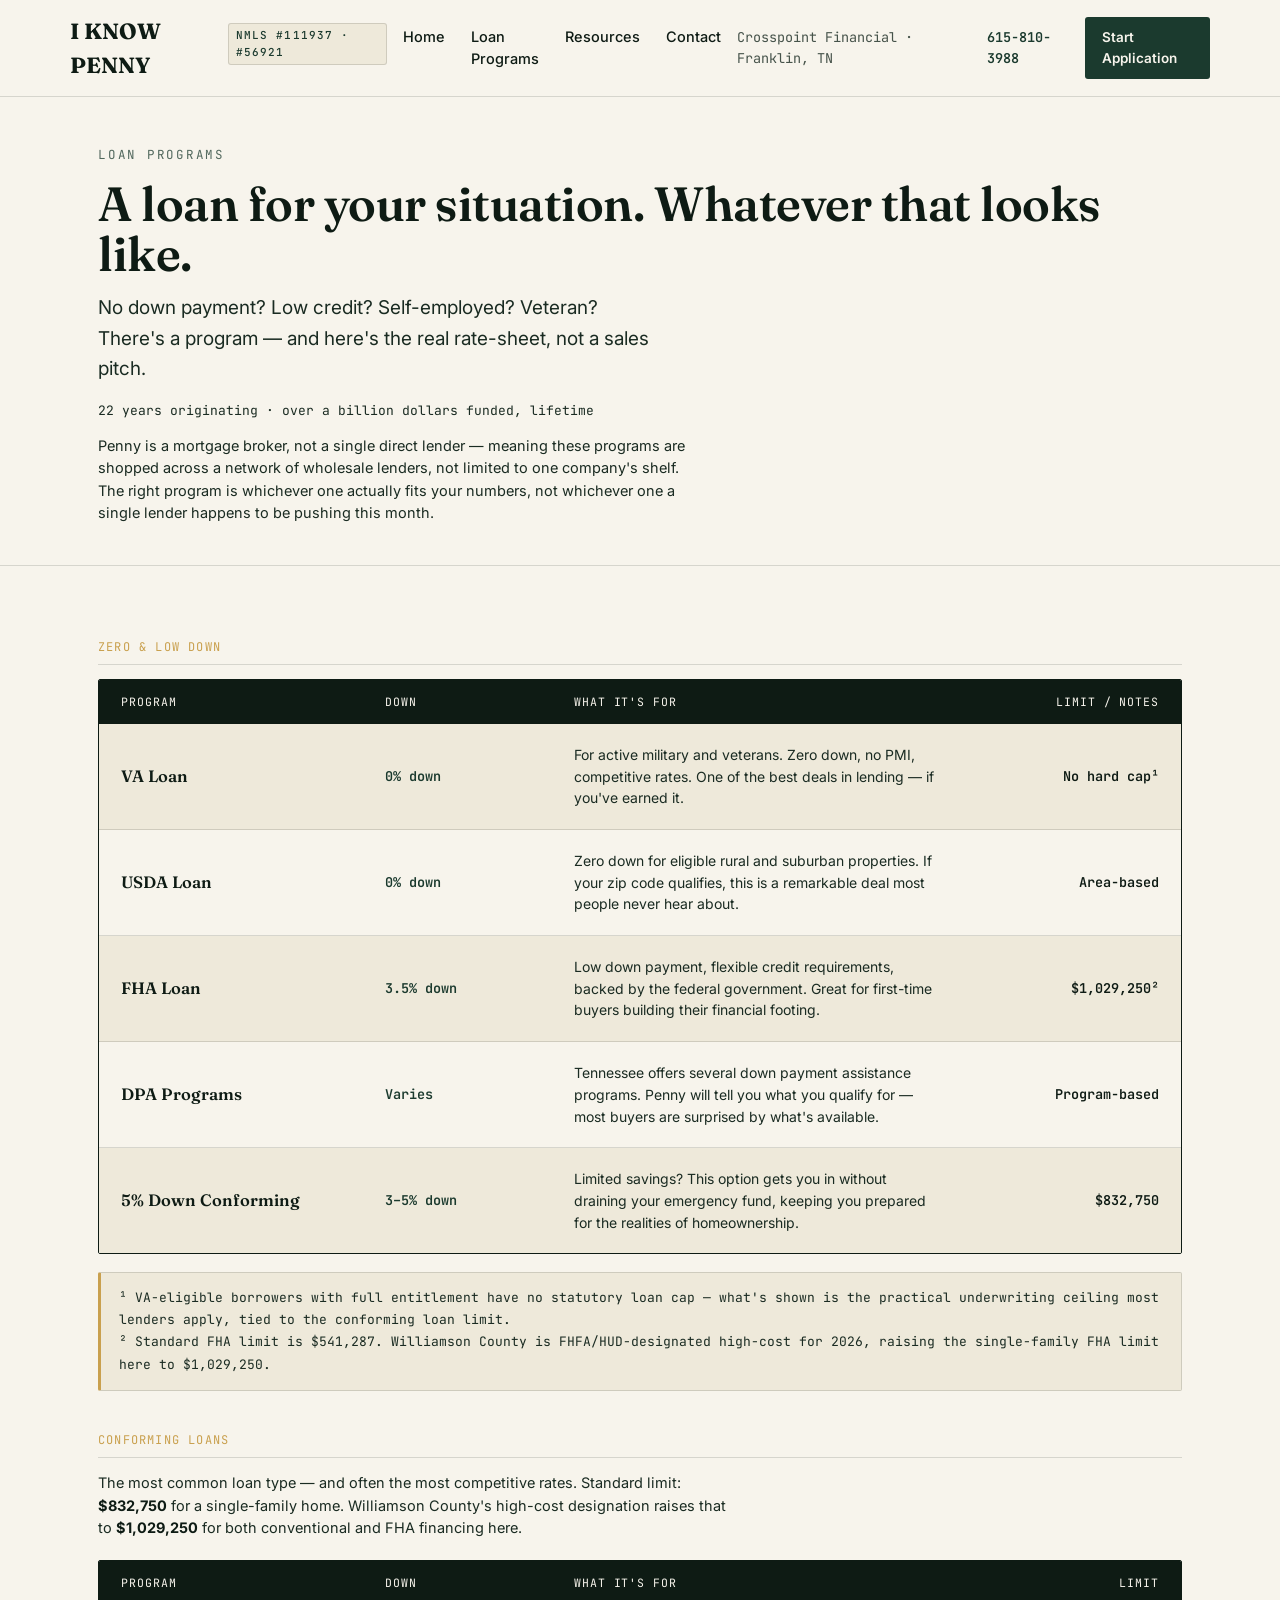
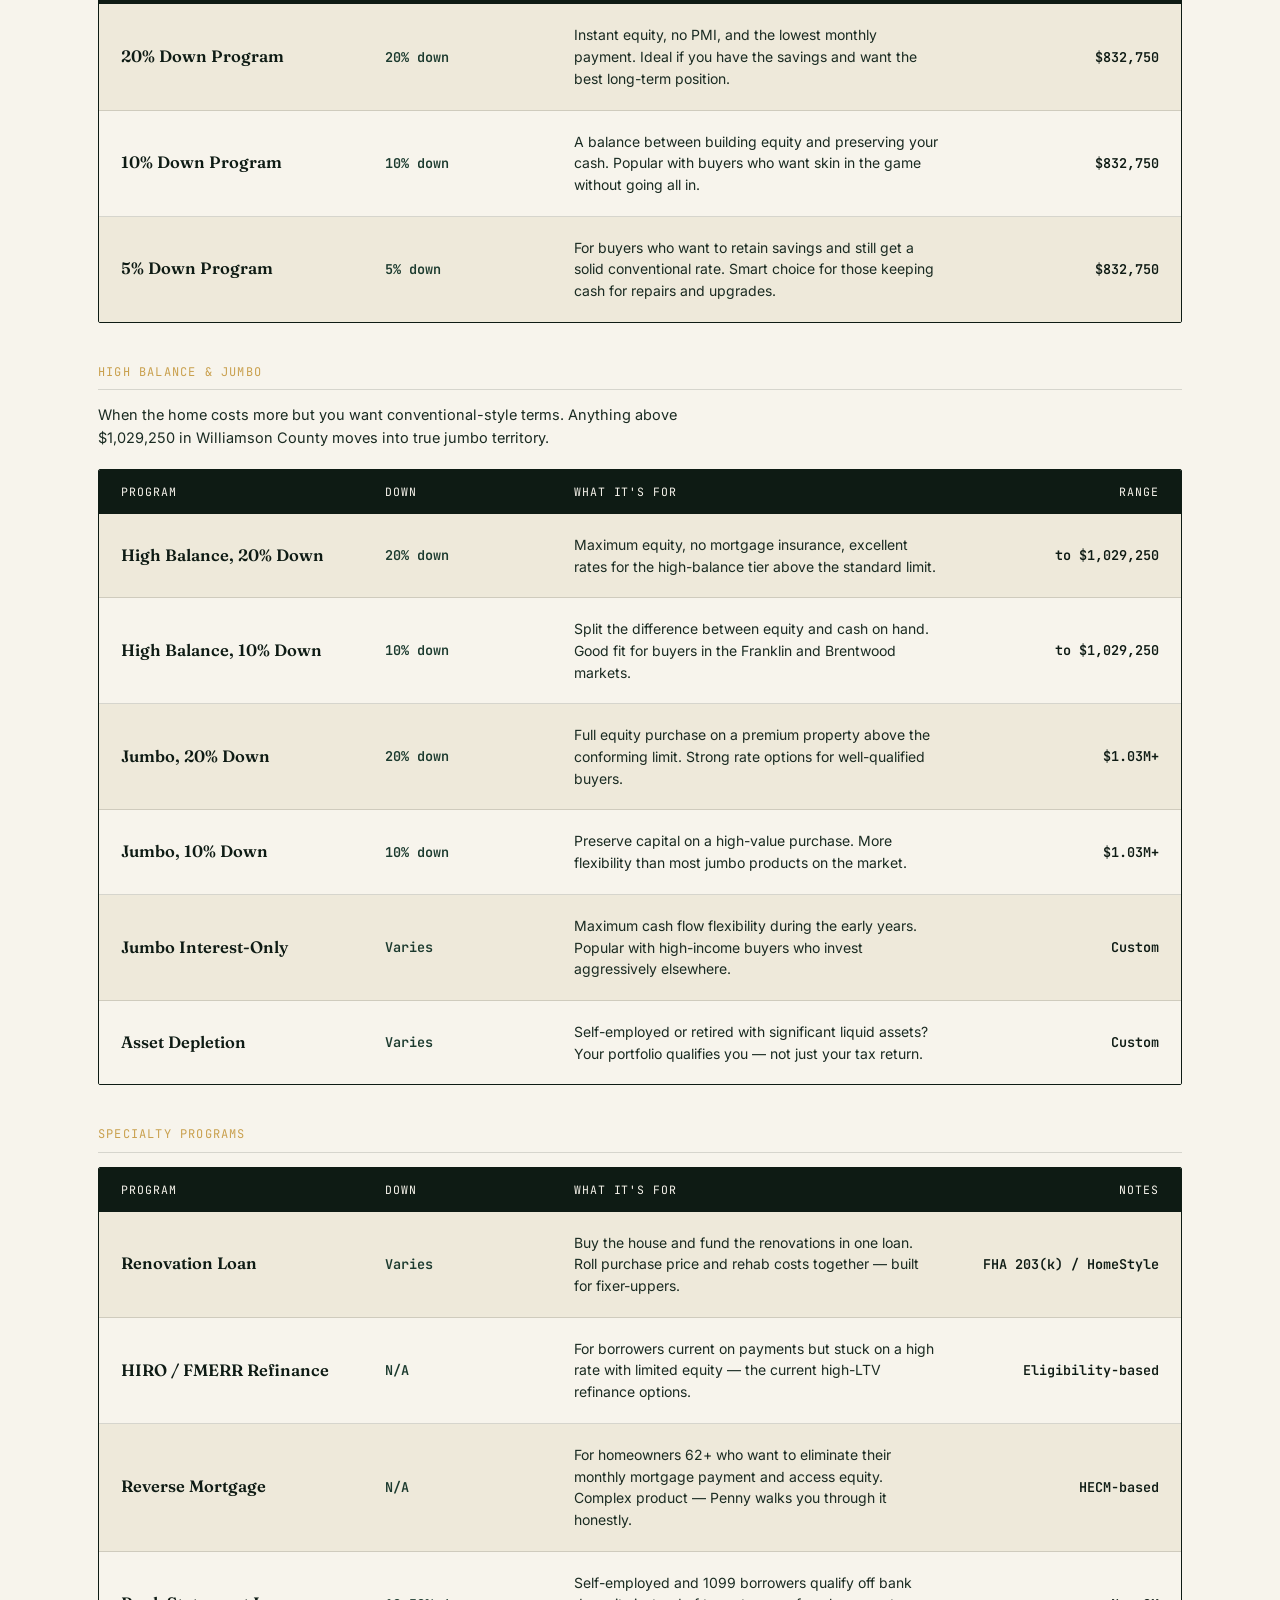
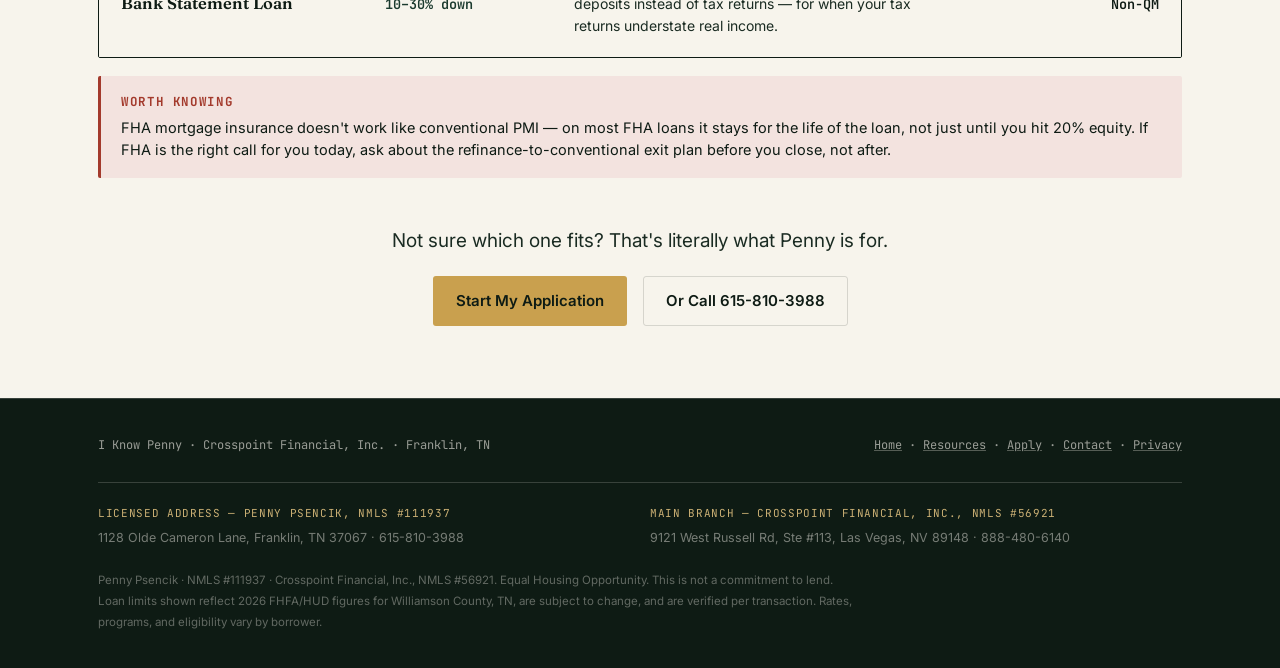
<file: lending-programs.html>
<!DOCTYPE html>
<html lang="en">
<head>
<meta charset="UTF-8">
<meta name="viewport" content="width=device-width, initial-scale=1.0">
<title>Loan Programs — I Know Penny</title>
<meta name="description" content="FHA, VA, USDA, Jumbo, Conforming, Renovation and more. Penny finds the right loan for your situation. Franklin, TN. NMLS #111937.">
<link rel="stylesheet" href="css/style.css">
</head>
<body>

<a href="#main" class="skip-link">Skip to content</a>

<header class="topbar">
  <div class="wrap topbar-inner">
    <a href="index.html" class="brand">
      I KNOW PENNY <span class="brand-mark">NMLS #111937 · #56921</span>
    </a>
    <nav class="topbar-nav">
      <a href="index.html">Home</a>
      <a href="lending-programs.html">Loan Programs</a>
      <a href="resources.html">Resources</a>
      <a href="get-in-touch.html">Contact</a>
    </nav>
      <button class="nav-toggle" id="nav-toggle" aria-expanded="false" aria-controls="mobile-nav" aria-label="Open menu">
        <span></span><span></span><span></span>
      </button>
    <div class="topbar-right">
      <span class="nmls">Crosspoint Financial · Franklin, TN</span>
      <a href="tel:6158103988" class="topbar-phone">615-810-3988</a>
      <a href="apply.html" class="btn btn-primary btn-sm">Start Application</a>
    </div>
  </div>
</header>

<nav class="mobile-nav" id="mobile-nav">
  <a href="index.html">Home</a>
  <a href="lending-programs.html">Loan Programs</a>
  <a href="resources.html">Resources</a>
  <a href="get-in-touch.html">Contact</a>
  <a href="apply.html" class="btn btn-brass">Start Application</a>
</nav>

<main id="main">

  <div class="page-header">
    <div class="wrap">
      <span class="eyebrow">Loan Programs</span>
      <h1>A loan for your situation. Whatever that looks like.</h1>
      <p class="lede">No down payment? Low credit? Self-employed? Veteran? There's a program — and here's the real rate-sheet, not a sales pitch.</p>
      <p class="mono" style="font-size:13px; color:var(--ink-soft); margin-top:16px;">22 years originating &middot; over a billion dollars funded, lifetime</p>
      <p style="font-size:14.5px; color:var(--ink-soft); margin-top:14px; max-width:600px;">Penny is a mortgage broker, not a single direct lender — meaning these programs are shopped across a network of wholesale lenders, not limited to one company's shelf. The right program is whichever one actually fits your numbers, not whichever one a single lender happens to be pushing this month.</p>
    </div>
  </div>

  <section>
    <div class="wrap">

      <div class="ledger-group-label">Zero &amp; Low Down</div>
      <div class="ledger-table">
        <div class="ledger-table-head">
          <span>Program</span><span>Down</span><span>What it's for</span><span style="text-align:right;">Limit / Notes</span>
        </div>
        <div class="ledger-row">
          <span class="l-program">VA Loan</span>
          <span class="l-down">0% down</span>
          <span class="l-desc">For active military and veterans. Zero down, no PMI, competitive rates. One of the best deals in lending — if you've earned it.</span>
          <span class="l-limit">No hard cap¹</span>
        </div>
        <div class="ledger-row">
          <span class="l-program">USDA Loan</span>
          <span class="l-down">0% down</span>
          <span class="l-desc">Zero down for eligible rural and suburban properties. If your zip code qualifies, this is a remarkable deal most people never hear about.</span>
          <span class="l-limit">Area-based</span>
        </div>
        <div class="ledger-row">
          <span class="l-program">FHA Loan</span>
          <span class="l-down">3.5% down</span>
          <span class="l-desc">Low down payment, flexible credit requirements, backed by the federal government. Great for first-time buyers building their financial footing.</span>
          <span class="l-limit">$1,029,250²</span>
        </div>
        <div class="ledger-row">
          <span class="l-program">DPA Programs</span>
          <span class="l-down">Varies</span>
          <span class="l-desc">Tennessee offers several down payment assistance programs. Penny will tell you what you qualify for — most buyers are surprised by what's available.</span>
          <span class="l-limit">Program-based</span>
        </div>
        <div class="ledger-row">
          <span class="l-program">5% Down Conforming</span>
          <span class="l-down">3–5% down</span>
          <span class="l-desc">Limited savings? This option gets you in without draining your emergency fund, keeping you prepared for the realities of homeownership.</span>
          <span class="l-limit">$832,750</span>
        </div>
      </div>
      <div class="limit-note">
        ¹ VA-eligible borrowers with full entitlement have no statutory loan cap — what's shown is the practical underwriting ceiling most lenders apply, tied to the conforming loan limit.<br>
        ² Standard FHA limit is $541,287. Williamson County is FHFA/HUD-designated high-cost for 2026, raising the single-family FHA limit here to $1,029,250.
      </div>

      <div class="ledger-group-label">Conforming Loans</div>
      <p style="color:var(--ink-soft); font-size:14.5px; margin-bottom:20px; max-width:640px;">The most common loan type — and often the most competitive rates. Standard limit: <strong style="color:var(--ink);">$832,750</strong> for a single-family home. Williamson County's high-cost designation raises that to <strong style="color:var(--ink);">$1,029,250</strong> for both conventional and FHA financing here.</p>
      <div class="ledger-table">
        <div class="ledger-table-head">
          <span>Program</span><span>Down</span><span>What it's for</span><span style="text-align:right;">Limit</span>
        </div>
        <div class="ledger-row">
          <span class="l-program">20% Down Program</span>
          <span class="l-down">20% down</span>
          <span class="l-desc">Instant equity, no PMI, and the lowest monthly payment. Ideal if you have the savings and want the best long-term position.</span>
          <span class="l-limit">$832,750</span>
        </div>
        <div class="ledger-row">
          <span class="l-program">10% Down Program</span>
          <span class="l-down">10% down</span>
          <span class="l-desc">A balance between building equity and preserving your cash. Popular with buyers who want skin in the game without going all in.</span>
          <span class="l-limit">$832,750</span>
        </div>
        <div class="ledger-row">
          <span class="l-program">5% Down Program</span>
          <span class="l-down">5% down</span>
          <span class="l-desc">For buyers who want to retain savings and still get a solid conventional rate. Smart choice for those keeping cash for repairs and upgrades.</span>
          <span class="l-limit">$832,750</span>
        </div>
      </div>

      <div class="ledger-group-label">High Balance &amp; Jumbo</div>
      <p style="color:var(--ink-soft); font-size:14.5px; margin-bottom:20px; max-width:640px;">When the home costs more but you want conventional-style terms. Anything above $1,029,250 in Williamson County moves into true jumbo territory.</p>
      <div class="ledger-table">
        <div class="ledger-table-head">
          <span>Program</span><span>Down</span><span>What it's for</span><span style="text-align:right;">Range</span>
        </div>
        <div class="ledger-row">
          <span class="l-program">High Balance, 20% Down</span>
          <span class="l-down">20% down</span>
          <span class="l-desc">Maximum equity, no mortgage insurance, excellent rates for the high-balance tier above the standard limit.</span>
          <span class="l-limit">to $1,029,250</span>
        </div>
        <div class="ledger-row">
          <span class="l-program">High Balance, 10% Down</span>
          <span class="l-down">10% down</span>
          <span class="l-desc">Split the difference between equity and cash on hand. Good fit for buyers in the Franklin and Brentwood markets.</span>
          <span class="l-limit">to $1,029,250</span>
        </div>
        <div class="ledger-row">
          <span class="l-program">Jumbo, 20% Down</span>
          <span class="l-down">20% down</span>
          <span class="l-desc">Full equity purchase on a premium property above the conforming limit. Strong rate options for well-qualified buyers.</span>
          <span class="l-limit">$1.03M+</span>
        </div>
        <div class="ledger-row">
          <span class="l-program">Jumbo, 10% Down</span>
          <span class="l-down">10% down</span>
          <span class="l-desc">Preserve capital on a high-value purchase. More flexibility than most jumbo products on the market.</span>
          <span class="l-limit">$1.03M+</span>
        </div>
        <div class="ledger-row">
          <span class="l-program">Jumbo Interest-Only</span>
          <span class="l-down">Varies</span>
          <span class="l-desc">Maximum cash flow flexibility during the early years. Popular with high-income buyers who invest aggressively elsewhere.</span>
          <span class="l-limit">Custom</span>
        </div>
        <div class="ledger-row">
          <span class="l-program">Asset Depletion</span>
          <span class="l-down">Varies</span>
          <span class="l-desc">Self-employed or retired with significant liquid assets? Your portfolio qualifies you — not just your tax return.</span>
          <span class="l-limit">Custom</span>
        </div>
      </div>

      <div class="ledger-group-label">Specialty Programs</div>
      <div class="ledger-table">
        <div class="ledger-table-head">
          <span>Program</span><span>Down</span><span>What it's for</span><span style="text-align:right;">Notes</span>
        </div>
        <div class="ledger-row">
          <span class="l-program">Renovation Loan</span>
          <span class="l-down">Varies</span>
          <span class="l-desc">Buy the house and fund the renovations in one loan. Roll purchase price and rehab costs together — built for fixer-uppers.</span>
          <span class="l-limit">FHA 203(k) / HomeStyle</span>
        </div>
        <div class="ledger-row">
          <span class="l-program">HIRO / FMERR Refinance</span>
          <span class="l-down">N/A</span>
          <span class="l-desc">For borrowers current on payments but stuck on a high rate with limited equity — the current high-LTV refinance options.</span>
          <span class="l-limit">Eligibility-based</span>
        </div>
        <div class="ledger-row">
          <span class="l-program">Reverse Mortgage</span>
          <span class="l-down">N/A</span>
          <span class="l-desc">For homeowners 62+ who want to eliminate their monthly mortgage payment and access equity. Complex product — Penny walks you through it honestly.</span>
          <span class="l-limit">HECM-based</span>
        </div>
        <div class="ledger-row">
          <span class="l-program">Bank Statement Loan</span>
          <span class="l-down">10–30% down</span>
          <span class="l-desc">Self-employed and 1099 borrowers qualify off bank deposits instead of tax returns — for when your tax returns understate real income.</span>
          <span class="l-limit">Non-QM</span>
        </div>
      </div>

      <div class="trap-note">
        <strong>Worth knowing</strong>
        FHA mortgage insurance doesn't work like conventional PMI — on most FHA loans it stays for the life of the loan, not just until you hit 20% equity. If FHA is the right call for you today, ask about the refinance-to-conventional exit plan before you close, not after.
      </div>

      <div style="text-align:center; margin-top:48px;">
        <p class="lede" style="margin: 0 auto 20px; text-align:center;">Not sure which one fits? That's literally what Penny is for.</p>
        <a href="apply.html" class="btn btn-brass">Start My Application</a>
        <a href="tel:6158103988" class="btn btn-ghost" style="margin-left:12px;">Or Call 615-810-3988</a>
      </div>

    </div>
  </section>

</main>

<footer>
  <div class="wrap">
    <div class="footer-grid">
      <span>I Know Penny &middot; Crosspoint Financial, Inc. &middot; Franklin, TN</span>
      <span>
        <a href="index.html">Home</a> &middot;
        <a href="resources.html">Resources</a> &middot;
        <a href="apply.html">Apply</a> &middot;
        <a href="get-in-touch.html">Contact</a> &middot;
        <a href="privacy.html">Privacy</a>
      </span>
    </div>
    <div class="footer-addresses">
      <div>
        <span class="footer-addr-label">Licensed Address — Penny Psencik, NMLS #111937</span>
        <span class="footer-addr-text">1128 Olde Cameron Lane, Franklin, TN 37067 &middot; 615-810-3988</span>
      </div>
      <div>
        <span class="footer-addr-label">Main Branch — Crosspoint Financial, Inc., NMLS #56921</span>
        <span class="footer-addr-text">9121 West Russell Rd, Ste #113, Las Vegas, NV 89148 &middot; 888-480-6140</span>
      </div>
    </div>
    <p class="footer-disclosure">
      Penny Psencik &middot; NMLS #111937 &middot; Crosspoint Financial, Inc., NMLS #56921. Equal Housing Opportunity. This is not a commitment to lend. Loan limits shown reflect 2026 FHFA/HUD figures for Williamson County, TN, are subject to change, and are verified per transaction. Rates, programs, and eligibility vary by borrower.
    </p>
  </div>
</footer>

<script src="js/nav.js"></script>
</body>
</html>
</file>
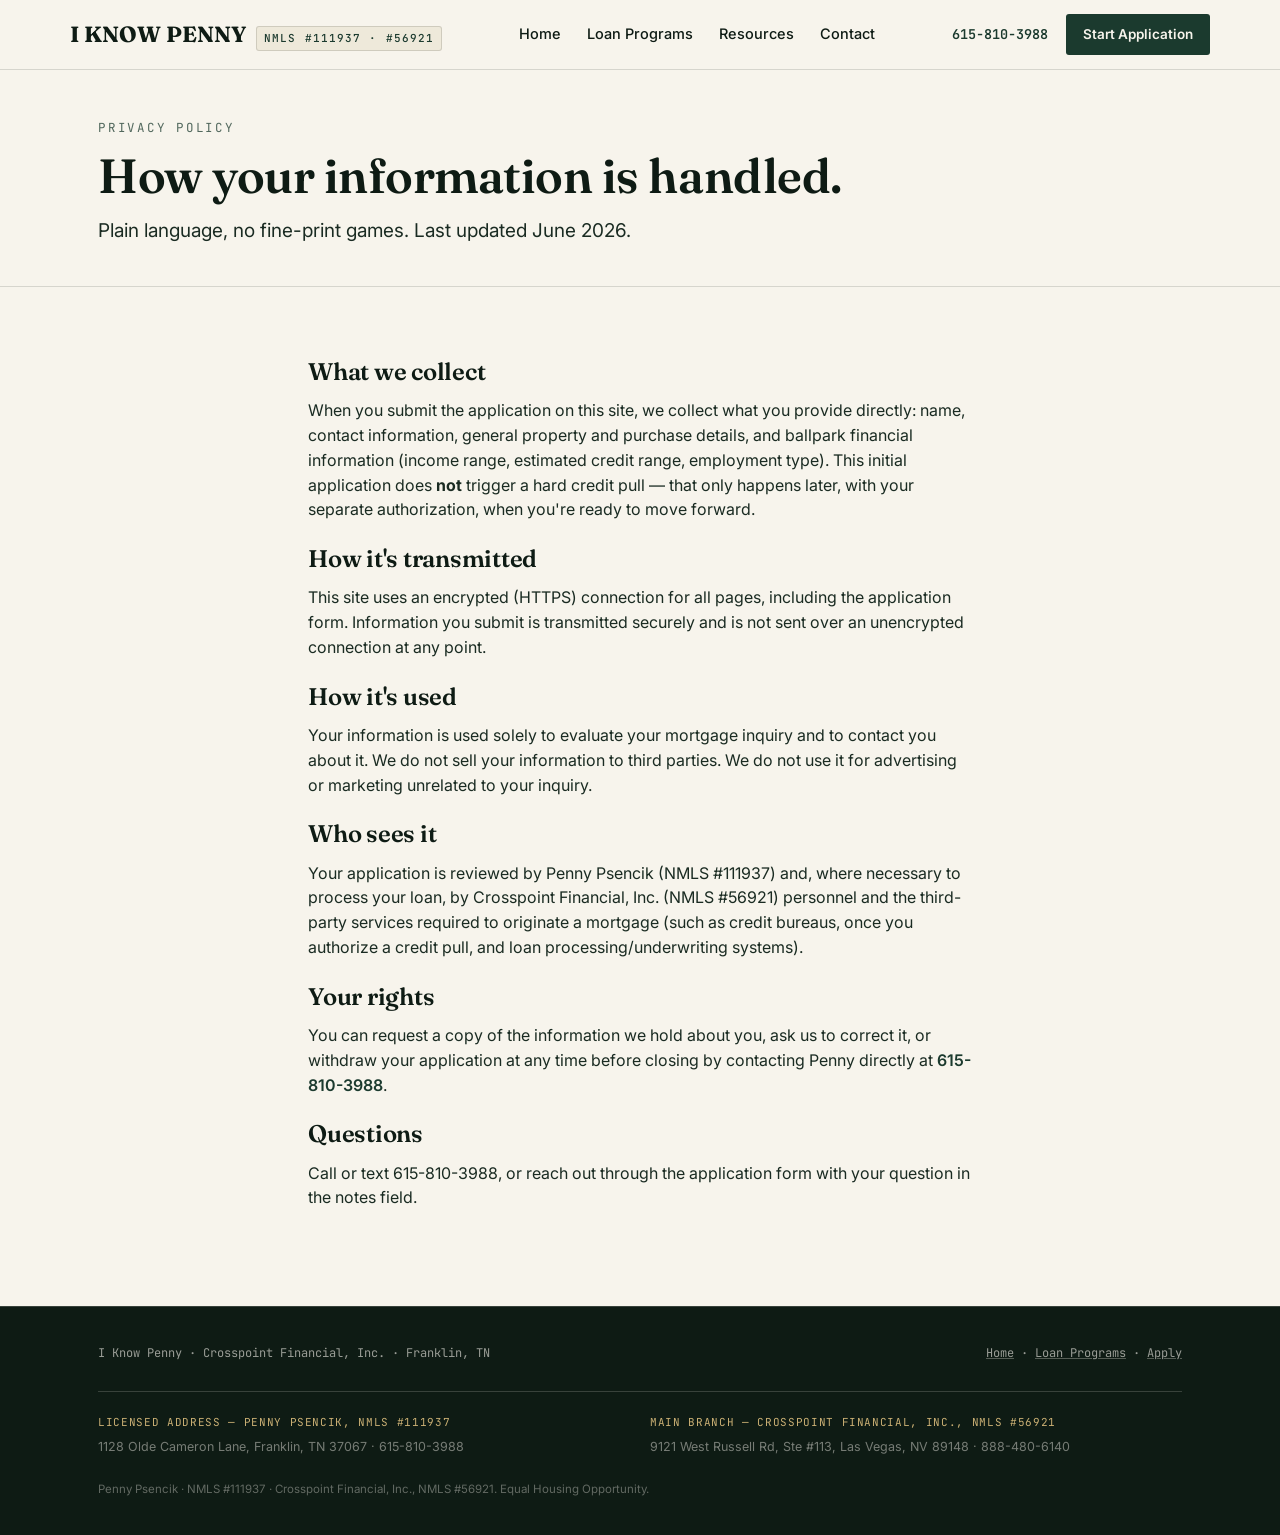
<file: privacy.html>
<!DOCTYPE html>
<html lang="en">
<head>
<meta charset="UTF-8">
<meta name="viewport" content="width=device-width, initial-scale=1.0">
<title>Privacy Policy — I Know Penny</title>
<meta name="description" content="How I Know Penny / Crosspoint Financial collects, uses, and protects your information.">
<link rel="stylesheet" href="css/style.css">
</head>
<body>

<a href="#main" class="skip-link">Skip to content</a>

<header class="topbar">
  <div class="wrap topbar-inner">
    <a href="index.html" class="brand">
      I KNOW PENNY <span class="brand-mark">NMLS #111937 · #56921</span>
    </a>
    <nav class="topbar-nav">
      <a href="index.html">Home</a>
      <a href="lending-programs.html">Loan Programs</a>
      <a href="resources.html">Resources</a>
      <a href="get-in-touch.html">Contact</a>
    </nav>
      <button class="nav-toggle" id="nav-toggle" aria-expanded="false" aria-controls="mobile-nav" aria-label="Open menu">
        <span></span><span></span><span></span>
      </button>
    <div class="topbar-right">
      <a href="tel:6158103988" class="topbar-phone">615-810-3988</a>
      <a href="apply.html" class="btn btn-primary btn-sm">Start Application</a>
    </div>
  </div>
</header>

<nav class="mobile-nav" id="mobile-nav">
  <a href="index.html">Home</a>
  <a href="lending-programs.html">Loan Programs</a>
  <a href="resources.html">Resources</a>
  <a href="get-in-touch.html">Contact</a>
  <a href="apply.html" class="btn btn-brass">Start Application</a>
</nav>

<main id="main">
  <div class="page-header">
    <div class="wrap">
      <span class="eyebrow">Privacy Policy</span>
      <h1>How your information is handled.</h1>
      <p class="lede">Plain language, no fine-print games. Last updated June 2026.</p>
    </div>
  </div>

  <section>
    <div class="wrap" style="max-width:720px;">

      <h2 style="font-size:24px; margin-bottom:14px;">What we collect</h2>
      <p style="color:var(--ink-soft); margin-bottom:24px;">When you submit the application on this site, we collect what you provide directly: name, contact information, general property and purchase details, and ballpark financial information (income range, estimated credit range, employment type). This initial application does <strong>not</strong> trigger a hard credit pull — that only happens later, with your separate authorization, when you're ready to move forward.</p>

      <h2 style="font-size:24px; margin-bottom:14px;">How it's transmitted</h2>
      <p style="color:var(--ink-soft); margin-bottom:24px;">This site uses an encrypted (HTTPS) connection for all pages, including the application form. Information you submit is transmitted securely and is not sent over an unencrypted connection at any point.</p>

      <h2 style="font-size:24px; margin-bottom:14px;">How it's used</h2>
      <p style="color:var(--ink-soft); margin-bottom:24px;">Your information is used solely to evaluate your mortgage inquiry and to contact you about it. We do not sell your information to third parties. We do not use it for advertising or marketing unrelated to your inquiry.</p>

      <h2 style="font-size:24px; margin-bottom:14px;">Who sees it</h2>
      <p style="color:var(--ink-soft); margin-bottom:24px;">Your application is reviewed by Penny Psencik (NMLS #111937) and, where necessary to process your loan, by Crosspoint Financial, Inc. (NMLS #56921) personnel and the third-party services required to originate a mortgage (such as credit bureaus, once you authorize a credit pull, and loan processing/underwriting systems).</p>

      <h2 style="font-size:24px; margin-bottom:14px;">Your rights</h2>
      <p style="color:var(--ink-soft); margin-bottom:24px;">You can request a copy of the information we hold about you, ask us to correct it, or withdraw your application at any time before closing by contacting Penny directly at <a href="tel:6158103988" style="color:var(--vault); font-weight:600;">615-810-3988</a>.</p>

      <h2 style="font-size:24px; margin-bottom:14px;">Questions</h2>
      <p style="color:var(--ink-soft); margin-bottom:24px;">Call or text 615-810-3988, or reach out through the application form with your question in the notes field.</p>

    </div>
  </section>
</main>

<footer>
  <div class="wrap">
    <div class="footer-grid">
      <span>I Know Penny &middot; Crosspoint Financial, Inc. &middot; Franklin, TN</span>
      <span><a href="index.html">Home</a> &middot; <a href="lending-programs.html">Loan Programs</a> &middot; <a href="apply.html">Apply</a></span>
    </div>
    <div class="footer-addresses">
      <div>
        <span class="footer-addr-label">Licensed Address — Penny Psencik, NMLS #111937</span>
        <span class="footer-addr-text">1128 Olde Cameron Lane, Franklin, TN 37067 &middot; 615-810-3988</span>
      </div>
      <div>
        <span class="footer-addr-label">Main Branch — Crosspoint Financial, Inc., NMLS #56921</span>
        <span class="footer-addr-text">9121 West Russell Rd, Ste #113, Las Vegas, NV 89148 &middot; 888-480-6140</span>
      </div>
    </div>
    <p class="footer-disclosure">Penny Psencik &middot; NMLS #111937 &middot; Crosspoint Financial, Inc., NMLS #56921. Equal Housing Opportunity.</p>
  </div>
</footer>

<script src="js/nav.js"></script>
</body>
</html>
</file>
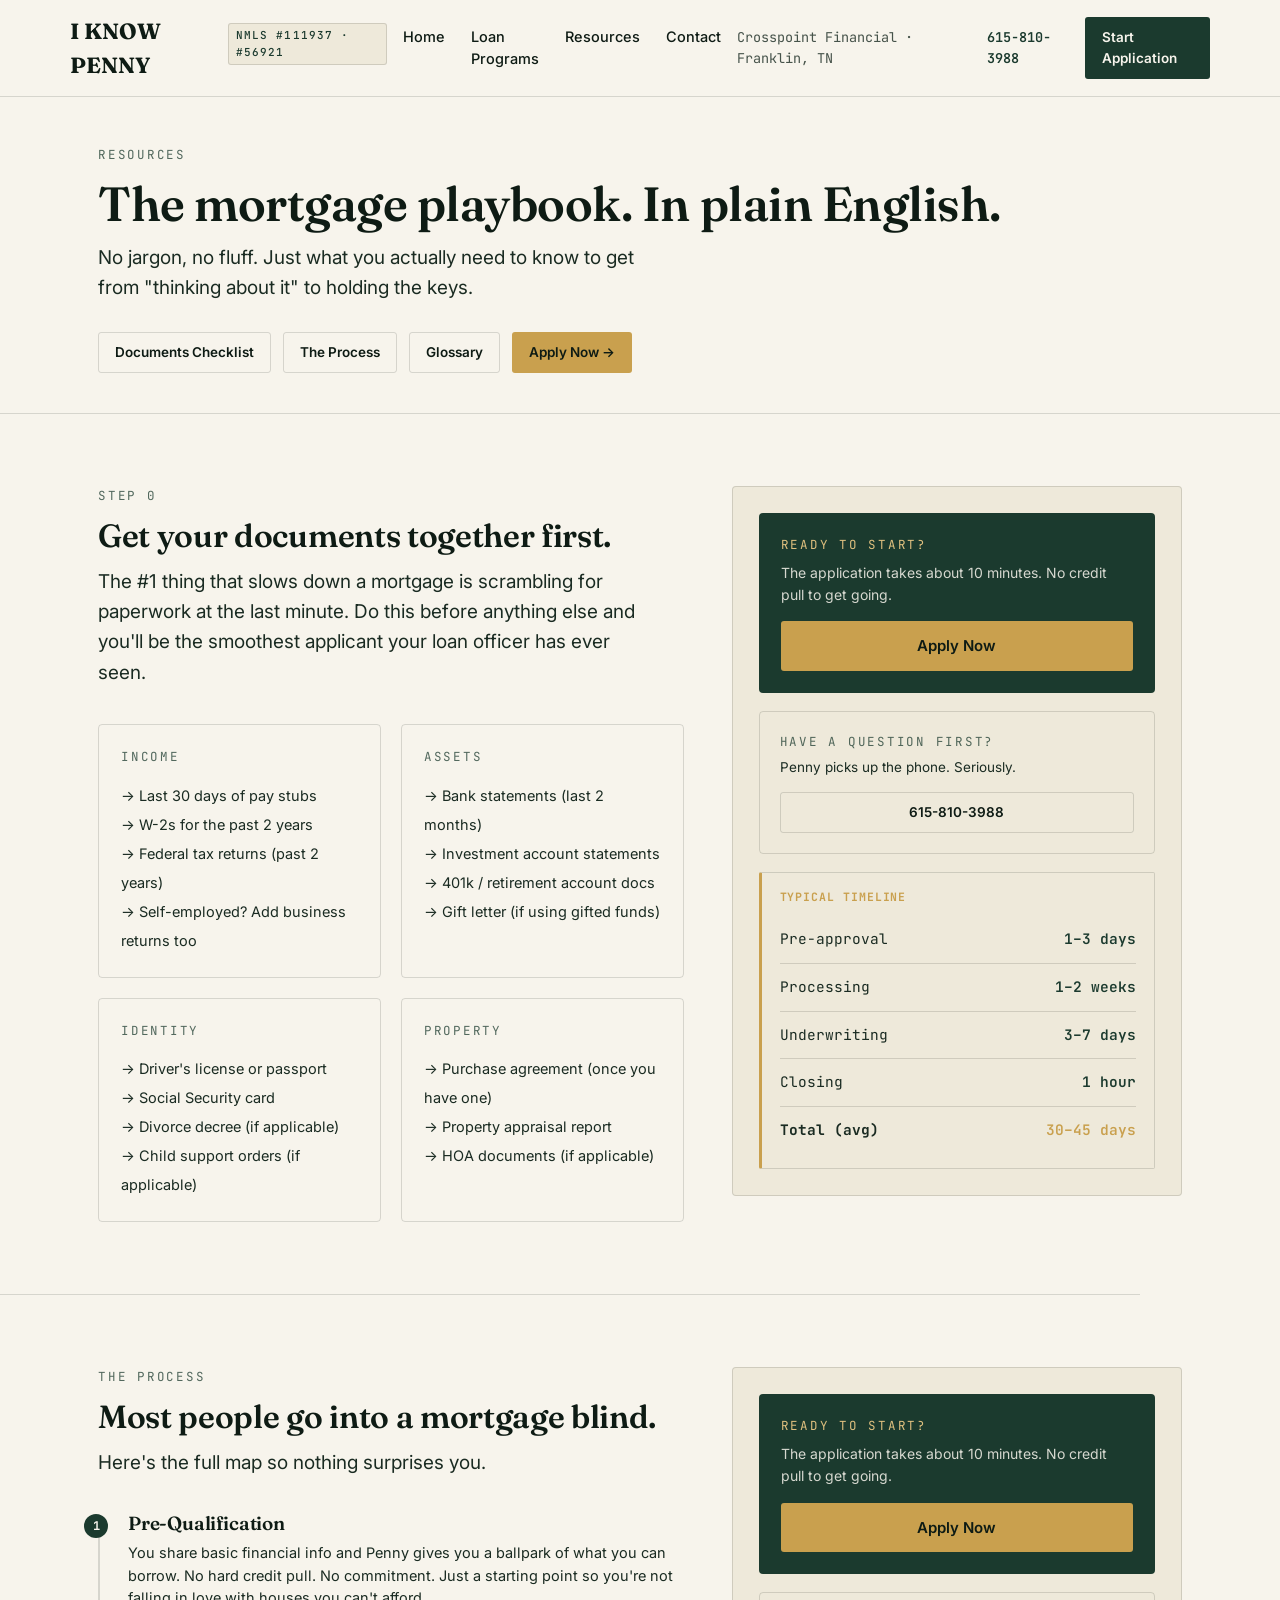
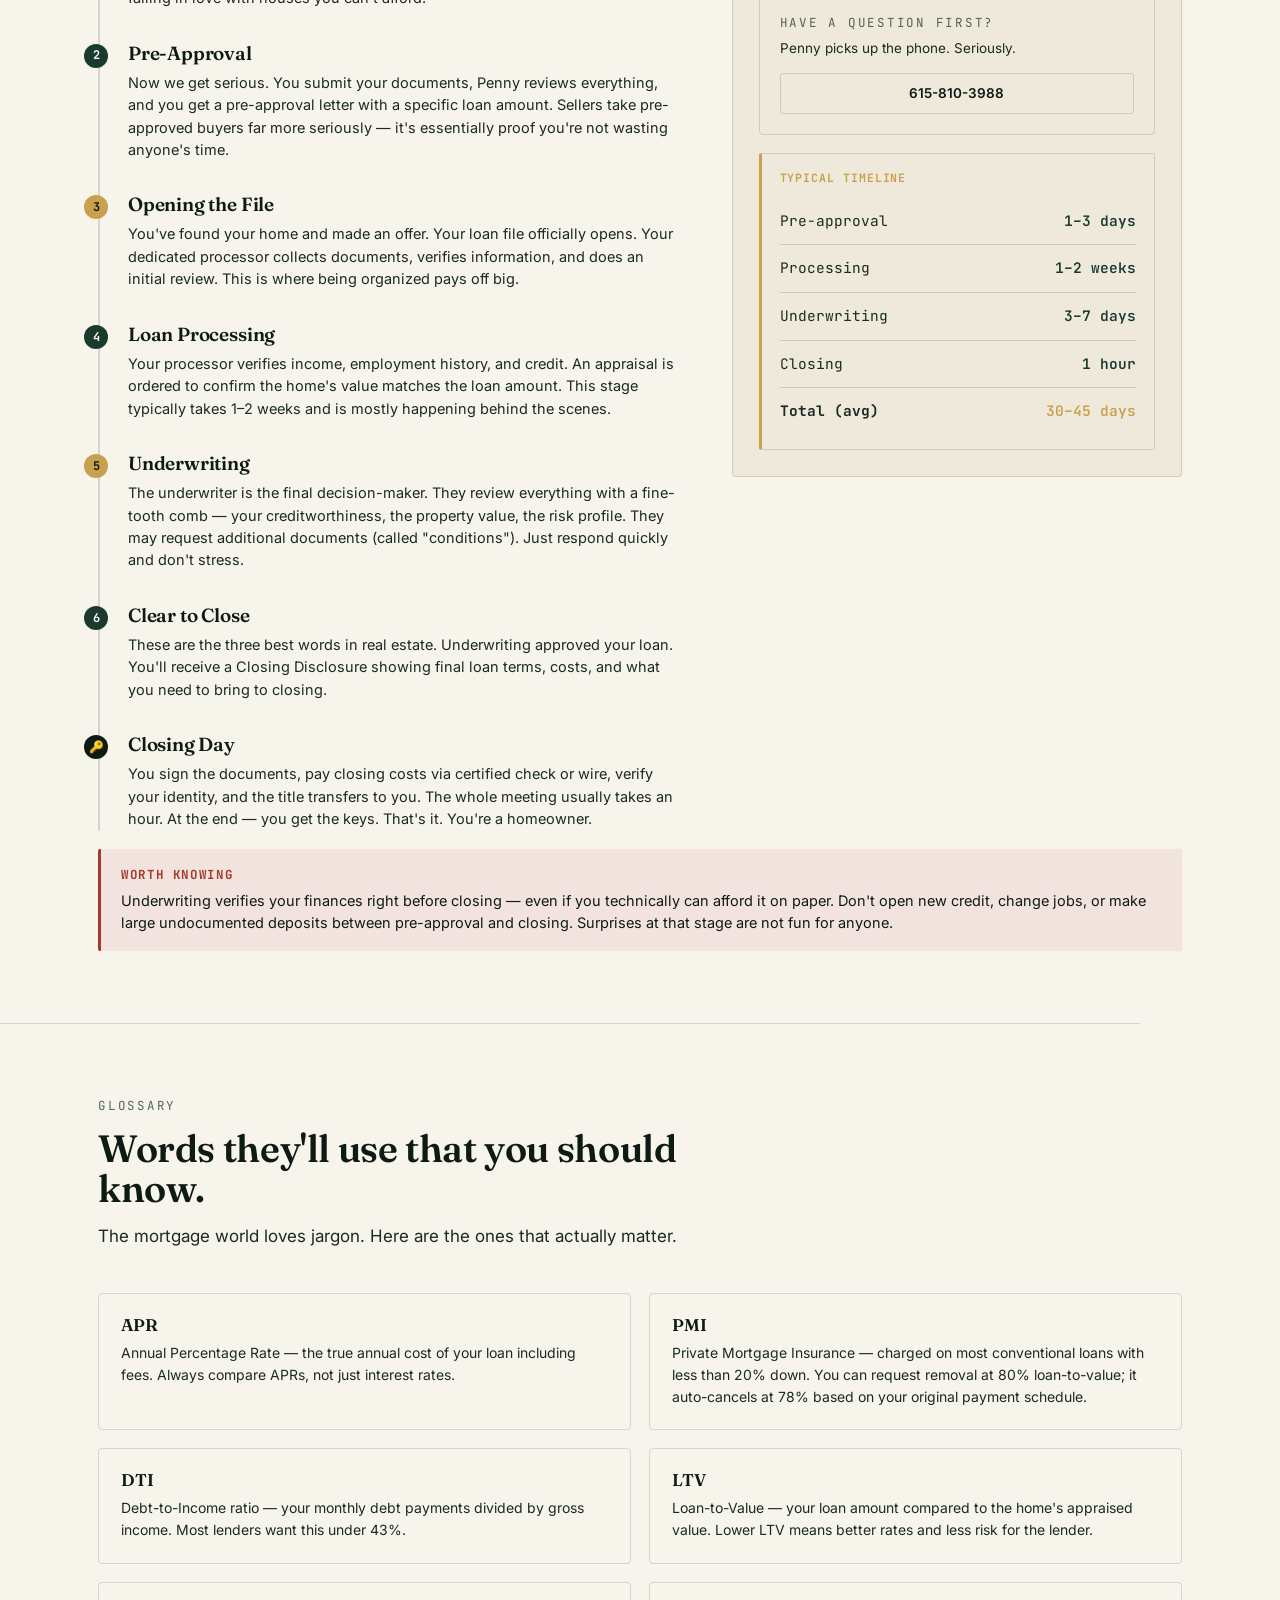
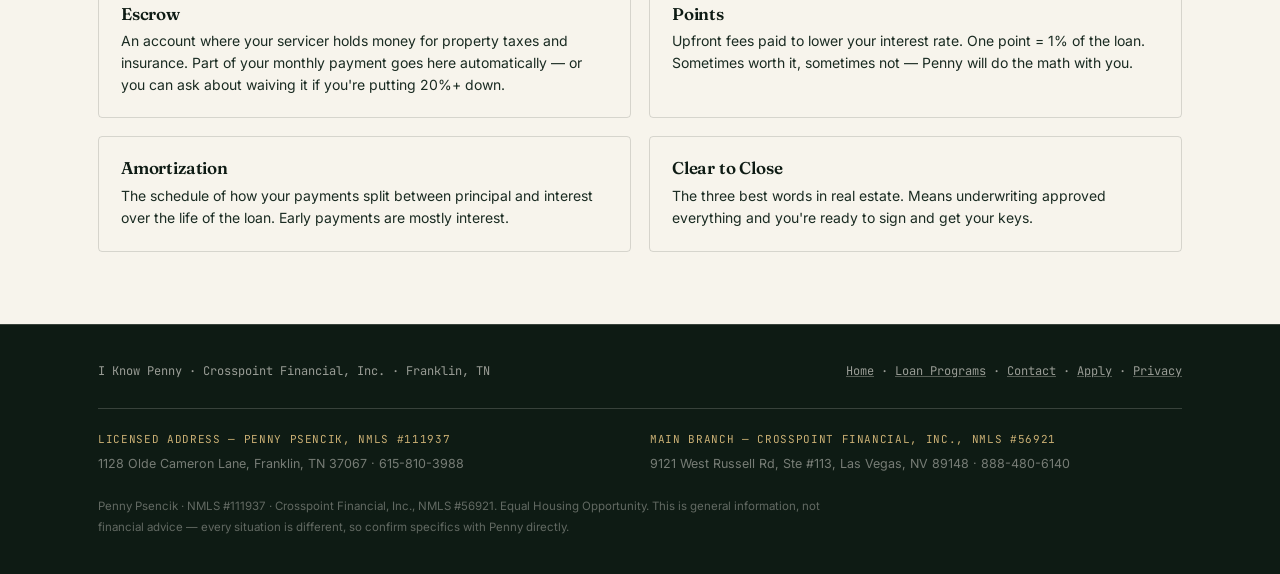
<file: resources.html>
<!DOCTYPE html>
<html lang="en">
<head>
<meta charset="UTF-8">
<meta name="viewport" content="width=device-width, initial-scale=1.0">
<title>Resources — I Know Penny</title>
<meta name="description" content="The mortgage playbook in plain English. Documents checklist, the process, and a glossary of terms that actually matter. NMLS #111937.">
<link rel="stylesheet" href="css/style.css">
</head>
<body>

<a href="#main" class="skip-link">Skip to content</a>

<header class="topbar">
  <div class="wrap topbar-inner">
    <a href="index.html" class="brand">
      I KNOW PENNY <span class="brand-mark">NMLS #111937 · #56921</span>
    </a>
    <nav class="topbar-nav">
      <a href="index.html">Home</a>
      <a href="lending-programs.html">Loan Programs</a>
      <a href="resources.html">Resources</a>
      <a href="get-in-touch.html">Contact</a>
    </nav>
      <button class="nav-toggle" id="nav-toggle" aria-expanded="false" aria-controls="mobile-nav" aria-label="Open menu">
        <span></span><span></span><span></span>
      </button>
    <div class="topbar-right">
      <span class="nmls">Crosspoint Financial · Franklin, TN</span>
      <a href="tel:6158103988" class="topbar-phone">615-810-3988</a>
      <a href="apply.html" class="btn btn-primary btn-sm">Start Application</a>
    </div>
  </div>
</header>

<nav class="mobile-nav" id="mobile-nav">
  <a href="index.html">Home</a>
  <a href="lending-programs.html">Loan Programs</a>
  <a href="resources.html">Resources</a>
  <a href="get-in-touch.html">Contact</a>
  <a href="apply.html" class="btn btn-brass">Start Application</a>
</nav>

<main id="main">

  <div class="page-header">
    <div class="wrap">
      <span class="eyebrow">Resources</span>
      <h1>The mortgage playbook. In plain English.</h1>
      <p class="lede">No jargon, no fluff. Just what you actually need to know to get from "thinking about it" to holding the keys.</p>
      <div style="display:flex; gap:12px; flex-wrap:wrap; margin-top:28px;">
        <a href="#documents" class="btn btn-ghost btn-sm">Documents Checklist</a>
        <a href="#process" class="btn btn-ghost btn-sm">The Process</a>
        <a href="#glossary" class="btn btn-ghost btn-sm">Glossary</a>
        <a href="apply.html" class="btn btn-brass btn-sm">Apply Now →</a>
      </div>
    </div>
  </div>

  <!-- DOCUMENTS -->
  <section id="documents">
    <div class="wrap hero-grid" style="align-items:start;">
      <div>
        <span class="eyebrow">Step 0</span>
        <h2 style="font-size:32px; margin-bottom:14px;">Get your documents together first.</h2>
        <p class="lede" style="margin-bottom:36px;">The #1 thing that slows down a mortgage is scrambling for paperwork at the last minute. Do this before anything else and you'll be the smoothest applicant your loan officer has ever seen.</p>

        <div style="display:grid; grid-template-columns:1fr 1fr; gap:20px;">
          <div style="border:1px solid var(--line); border-radius:4px; padding:22px;">
            <div class="eyebrow" style="margin-bottom:14px;">Income</div>
            <ul style="list-style:none; font-size:14.5px; color:var(--ink-soft); line-height:2;">
              <li>→ Last 30 days of pay stubs</li>
              <li>→ W-2s for the past 2 years</li>
              <li>→ Federal tax returns (past 2 years)</li>
              <li>→ Self-employed? Add business returns too</li>
            </ul>
          </div>
          <div style="border:1px solid var(--line); border-radius:4px; padding:22px;">
            <div class="eyebrow" style="margin-bottom:14px;">Assets</div>
            <ul style="list-style:none; font-size:14.5px; color:var(--ink-soft); line-height:2;">
              <li>→ Bank statements (last 2 months)</li>
              <li>→ Investment account statements</li>
              <li>→ 401k / retirement account docs</li>
              <li>→ Gift letter (if using gifted funds)</li>
            </ul>
          </div>
          <div style="border:1px solid var(--line); border-radius:4px; padding:22px;">
            <div class="eyebrow" style="margin-bottom:14px;">Identity</div>
            <ul style="list-style:none; font-size:14.5px; color:var(--ink-soft); line-height:2;">
              <li>→ Driver's license or passport</li>
              <li>→ Social Security card</li>
              <li>→ Divorce decree (if applicable)</li>
              <li>→ Child support orders (if applicable)</li>
            </ul>
          </div>
          <div style="border:1px solid var(--line); border-radius:4px; padding:22px;">
            <div class="eyebrow" style="margin-bottom:14px;">Property</div>
            <ul style="list-style:none; font-size:14.5px; color:var(--ink-soft); line-height:2;">
              <li>→ Purchase agreement (once you have one)</li>
              <li>→ Property appraisal report</li>
              <li>→ HOA documents (if applicable)</li>
            </ul>
          </div>
        </div>
      </div>

      <div class="hero-side">
        <div style="background:var(--vault); color:var(--paper); border-radius:4px; padding:22px; margin-bottom:18px;">
          <div class="eyebrow on-dark" style="margin-bottom:8px;">Ready to start?</div>
          <p style="font-size:14px; opacity:0.85; margin-bottom:16px;">The application takes about 10 minutes. No credit pull to get going.</p>
          <a href="apply.html" class="btn btn-brass btn-block">Apply Now</a>
        </div>
        <div style="border:1px solid var(--line); border-radius:4px; padding:20px; margin-bottom:18px;">
          <div class="eyebrow" style="margin-bottom:6px;">Have a question first?</div>
          <p style="font-size:13.5px; color:var(--ink-soft); margin-bottom:14px;">Penny picks up the phone. Seriously.</p>
          <a href="tel:6158103988" class="btn btn-ghost btn-sm btn-block">615-810-3988</a>
        </div>
        <div class="limit-note">
          <strong style="display:block; color:var(--brass); text-transform:uppercase; font-size:11.5px; letter-spacing:0.08em; margin-bottom:10px;">Typical Timeline</strong>
          <div class="hero-side-row"><span class="label">Pre-approval</span><span class="value">1–3 days</span></div>
          <div class="hero-side-row"><span class="label">Processing</span><span class="value">1–2 weeks</span></div>
          <div class="hero-side-row"><span class="label">Underwriting</span><span class="value">3–7 days</span></div>
          <div class="hero-side-row"><span class="label">Closing</span><span class="value">1 hour</span></div>
          <div class="hero-side-row"><span class="label"><strong>Total (avg)</strong></span><span class="value" style="color:var(--brass);">30–45 days</span></div>
        </div>
      </div>
    </div>
  </section>

  <hr class="ledger-rule wrap">

  <!-- PROCESS -->
  <section id="process">
    <div class="wrap hero-grid" style="align-items:start;">
      <div>
        <span class="eyebrow">The Process</span>
        <h2 style="font-size:32px; margin-bottom:14px;">Most people go into a mortgage blind.</h2>
        <p class="lede" style="margin-bottom:36px;">Here's the full map so nothing surprises you.</p>

        <div style="border-left:2px solid var(--line); padding-left:28px;">

          <div style="margin-bottom:34px; position:relative;">
            <span class="process-num" style="position:absolute; left:-44px; background:var(--vault); color:var(--paper); width:24px; height:24px; border-radius:50%; display:flex; align-items:center; justify-content:center; font-size:12px;">1</span>
            <h3 style="font-size:19px; margin-bottom:8px;">Pre-Qualification</h3>
            <p style="color:var(--ink-soft); font-size:14.5px;">You share basic financial info and Penny gives you a ballpark of what you can borrow. No hard credit pull. No commitment. Just a starting point so you're not falling in love with houses you can't afford.</p>
          </div>

          <div style="margin-bottom:34px; position:relative;">
            <span class="process-num" style="position:absolute; left:-44px; background:var(--vault); color:var(--paper); width:24px; height:24px; border-radius:50%; display:flex; align-items:center; justify-content:center; font-size:12px;">2</span>
            <h3 style="font-size:19px; margin-bottom:8px;">Pre-Approval</h3>
            <p style="color:var(--ink-soft); font-size:14.5px;">Now we get serious. You submit your documents, Penny reviews everything, and you get a pre-approval letter with a specific loan amount. Sellers take pre-approved buyers far more seriously — it's essentially proof you're not wasting anyone's time.</p>
          </div>

          <div style="margin-bottom:34px; position:relative;">
            <span class="process-num" style="position:absolute; left:-44px; background:var(--brass); color:var(--ink); width:24px; height:24px; border-radius:50%; display:flex; align-items:center; justify-content:center; font-size:12px;">3</span>
            <h3 style="font-size:19px; margin-bottom:8px;">Opening the File</h3>
            <p style="color:var(--ink-soft); font-size:14.5px;">You've found your home and made an offer. Your loan file officially opens. Your dedicated processor collects documents, verifies information, and does an initial review. This is where being organized pays off big.</p>
          </div>

          <div style="margin-bottom:34px; position:relative;">
            <span class="process-num" style="position:absolute; left:-44px; background:var(--vault); color:var(--paper); width:24px; height:24px; border-radius:50%; display:flex; align-items:center; justify-content:center; font-size:12px;">4</span>
            <h3 style="font-size:19px; margin-bottom:8px;">Loan Processing</h3>
            <p style="color:var(--ink-soft); font-size:14.5px;">Your processor verifies income, employment history, and credit. An appraisal is ordered to confirm the home's value matches the loan amount. This stage typically takes 1–2 weeks and is mostly happening behind the scenes.</p>
          </div>

          <div style="margin-bottom:34px; position:relative;">
            <span class="process-num" style="position:absolute; left:-44px; background:var(--brass); color:var(--ink); width:24px; height:24px; border-radius:50%; display:flex; align-items:center; justify-content:center; font-size:12px;">5</span>
            <h3 style="font-size:19px; margin-bottom:8px;">Underwriting</h3>
            <p style="color:var(--ink-soft); font-size:14.5px;">The underwriter is the final decision-maker. They review everything with a fine-tooth comb — your creditworthiness, the property value, the risk profile. They may request additional documents (called "conditions"). Just respond quickly and don't stress.</p>
          </div>

          <div style="margin-bottom:34px; position:relative;">
            <span class="process-num" style="position:absolute; left:-44px; background:var(--vault); color:var(--paper); width:24px; height:24px; border-radius:50%; display:flex; align-items:center; justify-content:center; font-size:12px;">6</span>
            <h3 style="font-size:19px; margin-bottom:8px;">Clear to Close</h3>
            <p style="color:var(--ink-soft); font-size:14.5px;">These are the three best words in real estate. Underwriting approved your loan. You'll receive a Closing Disclosure showing final loan terms, costs, and what you need to bring to closing.</p>
          </div>

          <div style="position:relative;">
            <span class="process-num" style="position:absolute; left:-44px; background:var(--ink); color:var(--brass-light); width:24px; height:24px; border-radius:50%; display:flex; align-items:center; justify-content:center; font-size:12px;">🔑</span>
            <h3 style="font-size:19px; margin-bottom:8px;">Closing Day</h3>
            <p style="color:var(--ink-soft); font-size:14.5px;">You sign the documents, pay closing costs via certified check or wire, verify your identity, and the title transfers to you. The whole meeting usually takes an hour. At the end — you get the keys. That's it. You're a homeowner.</p>
          </div>

        </div>
      </div>

      <div class="hero-side">
        <div style="background:var(--vault); color:var(--paper); border-radius:4px; padding:22px; margin-bottom:18px;">
          <div class="eyebrow on-dark" style="margin-bottom:8px;">Ready to start?</div>
          <p style="font-size:14px; opacity:0.85; margin-bottom:16px;">The application takes about 10 minutes. No credit pull to get going.</p>
          <a href="apply.html" class="btn btn-brass btn-block">Apply Now</a>
        </div>
        <div style="border:1px solid var(--line); border-radius:4px; padding:20px; margin-bottom:18px;">
          <div class="eyebrow" style="margin-bottom:6px;">Have a question first?</div>
          <p style="font-size:13.5px; color:var(--ink-soft); margin-bottom:14px;">Penny picks up the phone. Seriously.</p>
          <a href="tel:6158103988" class="btn btn-ghost btn-sm btn-block">615-810-3988</a>
        </div>
        <div class="limit-note">
          <strong style="display:block; color:var(--brass); text-transform:uppercase; font-size:11.5px; letter-spacing:0.08em; margin-bottom:10px;">Typical Timeline</strong>
          <div class="hero-side-row"><span class="label">Pre-approval</span><span class="value">1–3 days</span></div>
          <div class="hero-side-row"><span class="label">Processing</span><span class="value">1–2 weeks</span></div>
          <div class="hero-side-row"><span class="label">Underwriting</span><span class="value">3–7 days</span></div>
          <div class="hero-side-row"><span class="label">Closing</span><span class="value">1 hour</span></div>
          <div class="hero-side-row"><span class="label"><strong>Total (avg)</strong></span><span class="value" style="color:var(--brass);">30–45 days</span></div>
        </div>
      </div>
    </div>

    <div class="wrap" style="margin-top:8px;">
      <div class="trap-note">
        <strong>Worth knowing</strong>
        Underwriting verifies your finances right before closing — even if you technically can afford it on paper. Don't open new credit, change jobs, or make large undocumented deposits between pre-approval and closing. Surprises at that stage are not fun for anyone.
      </div>
    </div>
  </section>

  <hr class="ledger-rule wrap">

  <!-- GLOSSARY -->
  <section id="glossary">
    <div class="wrap">
      <div class="section-head">
        <span class="eyebrow">Glossary</span>
        <h2>Words they'll use that you should know.</h2>
        <p>The mortgage world loves jargon. Here are the ones that actually matter.</p>
      </div>

      <div style="display:grid; grid-template-columns:1fr 1fr; gap:18px;">
        <div style="border:1px solid var(--line); border-radius:4px; padding:22px;">
          <h3 style="font-size:17px; margin-bottom:8px;">APR</h3>
          <p style="font-size:14px; color:var(--ink-soft);">Annual Percentage Rate — the true annual cost of your loan including fees. Always compare APRs, not just interest rates.</p>
        </div>
        <div style="border:1px solid var(--line); border-radius:4px; padding:22px;">
          <h3 style="font-size:17px; margin-bottom:8px;">PMI</h3>
          <p style="font-size:14px; color:var(--ink-soft);">Private Mortgage Insurance — charged on most conventional loans with less than 20% down. You can request removal at 80% loan-to-value; it auto-cancels at 78% based on your original payment schedule.</p>
        </div>
        <div style="border:1px solid var(--line); border-radius:4px; padding:22px;">
          <h3 style="font-size:17px; margin-bottom:8px;">DTI</h3>
          <p style="font-size:14px; color:var(--ink-soft);">Debt-to-Income ratio — your monthly debt payments divided by gross income. Most lenders want this under 43%.</p>
        </div>
        <div style="border:1px solid var(--line); border-radius:4px; padding:22px;">
          <h3 style="font-size:17px; margin-bottom:8px;">LTV</h3>
          <p style="font-size:14px; color:var(--ink-soft);">Loan-to-Value — your loan amount compared to the home's appraised value. Lower LTV means better rates and less risk for the lender.</p>
        </div>
        <div style="border:1px solid var(--line); border-radius:4px; padding:22px;">
          <h3 style="font-size:17px; margin-bottom:8px;">Escrow</h3>
          <p style="font-size:14px; color:var(--ink-soft);">An account where your servicer holds money for property taxes and insurance. Part of your monthly payment goes here automatically — or you can ask about waiving it if you're putting 20%+ down.</p>
        </div>
        <div style="border:1px solid var(--line); border-radius:4px; padding:22px;">
          <h3 style="font-size:17px; margin-bottom:8px;">Points</h3>
          <p style="font-size:14px; color:var(--ink-soft);">Upfront fees paid to lower your interest rate. One point = 1% of the loan. Sometimes worth it, sometimes not — Penny will do the math with you.</p>
        </div>
        <div style="border:1px solid var(--line); border-radius:4px; padding:22px;">
          <h3 style="font-size:17px; margin-bottom:8px;">Amortization</h3>
          <p style="font-size:14px; color:var(--ink-soft);">The schedule of how your payments split between principal and interest over the life of the loan. Early payments are mostly interest.</p>
        </div>
        <div style="border:1px solid var(--line); border-radius:4px; padding:22px;">
          <h3 style="font-size:17px; margin-bottom:8px;">Clear to Close</h3>
          <p style="font-size:14px; color:var(--ink-soft);">The three best words in real estate. Means underwriting approved everything and you're ready to sign and get your keys.</p>
        </div>
      </div>
    </div>
  </section>

</main>

<footer>
  <div class="wrap">
    <div class="footer-grid">
      <span>I Know Penny &middot; Crosspoint Financial, Inc. &middot; Franklin, TN</span>
      <span>
        <a href="index.html">Home</a> &middot;
        <a href="lending-programs.html">Loan Programs</a> &middot;
        <a href="get-in-touch.html">Contact</a> &middot;
        <a href="apply.html">Apply</a> &middot;
        <a href="privacy.html">Privacy</a>
      </span>
    </div>
    <div class="footer-addresses">
      <div>
        <span class="footer-addr-label">Licensed Address — Penny Psencik, NMLS #111937</span>
        <span class="footer-addr-text">1128 Olde Cameron Lane, Franklin, TN 37067 &middot; 615-810-3988</span>
      </div>
      <div>
        <span class="footer-addr-label">Main Branch — Crosspoint Financial, Inc., NMLS #56921</span>
        <span class="footer-addr-text">9121 West Russell Rd, Ste #113, Las Vegas, NV 89148 &middot; 888-480-6140</span>
      </div>
    </div>
    <p class="footer-disclosure">
      Penny Psencik &middot; NMLS #111937 &middot; Crosspoint Financial, Inc., NMLS #56921. Equal Housing Opportunity. This is general information, not financial advice — every situation is different, so confirm specifics with Penny directly.
    </p>
  </div>
</footer>

<script src="js/nav.js"></script>
</body>
</html>
</file>
<file: css/style.css>
/* ============================================================
   I KNOW PENNY — Ledger/Vault Design System
   ============================================================ */

@import url('https://fonts.googleapis.com/css2?family=Fraunces:opsz,wght@9..144,400;9..144,500;9..144,600;9..144,700;9..144,900&family=Inter:wght@400;500;600;700&family=JetBrains+Mono:wght@400;500;600;700&display=swap');

:root {
  --ink: #0E1B14;
  --ink-soft: #1A2B22;
  --paper: #F7F4EC;
  --paper-dim: #EEE9DA;
  --vault: #1B3A2E;
  --vault-light: #28503F;
  --brass: #C9A04E;
  --brass-light: #DFC07F;
  --alert: #A33A2C;
  --alert-bg: #F3E3DF;
  --line: rgba(14, 27, 20, 0.14);
  --line-on-dark: rgba(247, 244, 236, 0.18);

  --display: 'Fraunces', serif;
  --body: 'Inter', sans-serif;
  --mono: 'JetBrains Mono', monospace;

  --max: 1140px;
}

* { margin: 0; padding: 0; box-sizing: border-box; }

html { scroll-behavior: smooth; }

body {
  background: var(--paper);
  color: var(--ink);
  font-family: var(--body);
  font-size: 16px;
  line-height: 1.55;
  -webkit-font-smoothing: antialiased;
}

a { color: inherit; text-decoration: none; }

img { max-width: 100%; display: block; }

.wrap {
  max-width: var(--max);
  margin: 0 auto;
  padding: 0 28px;
}

@media (max-width: 640px) {
  .wrap { padding: 0 20px; }
}

/* ---------- Typography ---------- */

h1, h2, h3 {
  font-family: var(--display);
  font-weight: 600;
  line-height: 1.05;
  letter-spacing: -0.01em;
}

.eyebrow {
  font-family: var(--mono);
  font-size: 12.5px;
  letter-spacing: 0.14em;
  text-transform: uppercase;
  color: var(--vault);
  opacity: 0.75;
  display: block;
  margin-bottom: 14px;
}

.eyebrow.on-dark { color: var(--brass-light); opacity: 1; }

.mono { font-family: var(--mono); }

.lede {
  font-size: 19px;
  line-height: 1.6;
  color: var(--ink-soft);
  max-width: 560px;
}

/* ---------- Skip link / focus ---------- */

.skip-link {
  position: absolute; left: -999px; top: 0;
  background: var(--vault); color: var(--paper);
  padding: 10px 16px; z-index: 200; font-family: var(--mono); font-size: 13px;
}
.skip-link:focus { left: 12px; top: 12px; }

a:focus-visible, button:focus-visible, input:focus-visible, select:focus-visible, textarea:focus-visible {
  outline: 2px solid var(--brass);
  outline-offset: 2px;
}

@media (prefers-reduced-motion: reduce) {
  *, *::before, *::after { animation-duration: 0.01ms !important; transition-duration: 0.01ms !important; scroll-behavior: auto !important; }
}

/* ============================================================
   TOP BAR
   ============================================================ */

.topbar {
  border-bottom: 1px solid var(--line);
  background: var(--paper);
  position: sticky;
  top: 0;
  z-index: 100;
}

.topbar-inner {
  display: flex;
  align-items: center;
  justify-content: space-between;
  padding: 14px 0;
  gap: 16px;
}

.topbar-nav {
  display: none;
  gap: 26px;
  font-size: 14.5px;
  font-weight: 500;
}
.topbar-nav a:hover { color: var(--vault); }

@media (min-width: 980px) {
  .topbar-nav { display: flex; }
}

/* Mobile menu toggle */
.nav-toggle {
  display: inline-flex;
  flex-direction: column;
  justify-content: center;
  gap: 4px;
  width: 32px;
  height: 32px;
  background: none;
  border: 1px solid var(--line);
  border-radius: 3px;
  cursor: pointer;
  padding: 0;
}
@media (min-width: 980px) { .nav-toggle { display: none; } }

.nav-toggle span {
  display: block;
  width: 16px;
  height: 1.5px;
  background: var(--ink);
  margin: 0 auto;
  transition: transform 0.2s ease, opacity 0.2s ease;
}

.nav-toggle[aria-expanded="true"] span:nth-child(1) { transform: translateY(5.5px) rotate(45deg); }
.nav-toggle[aria-expanded="true"] span:nth-child(2) { opacity: 0; }
.nav-toggle[aria-expanded="true"] span:nth-child(3) { transform: translateY(-5.5px) rotate(-45deg); }

.mobile-nav {
  display: none;
  flex-direction: column;
  border-bottom: 1px solid var(--line);
  background: var(--paper-dim);
}
.mobile-nav.open { display: flex; }
@media (min-width: 980px) { .mobile-nav { display: none !important; } }

.mobile-nav a {
  padding: 14px 28px;
  border-top: 1px solid var(--line);
  font-size: 15.5px;
  font-weight: 500;
}
.mobile-nav a:first-child { border-top: none; }
.mobile-nav .btn { margin: 14px 28px 18px; }

.brand {
  display: flex;
  align-items: baseline;
  gap: 10px;
  font-family: var(--display);
  font-weight: 700;
  font-size: 22px;
  color: var(--ink);
}

.brand .brand-mark {
  font-family: var(--mono);
  font-size: 11px;
  letter-spacing: 0.1em;
  color: var(--vault);
  background: var(--paper-dim);
  border: 1px solid var(--line);
  padding: 3px 7px;
  border-radius: 3px;
  font-weight: 500;
}

.topbar-right {
  display: flex;
  align-items: center;
  gap: 18px;
  font-family: var(--mono);
  font-size: 13.5px;
}

.topbar-right .nmls { color: var(--ink-soft); opacity: 0.8; display: none; }
@media (min-width: 760px) { .topbar-right .nmls { display: inline; } }

.topbar-phone {
  color: var(--vault);
  font-weight: 600;
  border-bottom: 1px solid transparent;
}
.topbar-phone:hover { border-bottom-color: var(--vault); }

.btn {
  display: inline-flex;
  align-items: center;
  justify-content: center;
  gap: 8px;
  font-family: var(--body);
  font-weight: 600;
  font-size: 15px;
  padding: 12px 22px;
  border-radius: 3px;
  border: 1px solid transparent;
  cursor: pointer;
  transition: transform 0.12s ease, background 0.15s ease, border-color 0.15s ease;
}
.btn:hover { transform: translateY(-1px); }

.btn-primary {
  background: var(--vault);
  color: var(--paper);
}
.btn-primary:hover { background: var(--vault-light); }

.btn-brass {
  background: var(--brass);
  color: var(--ink);
}
.btn-brass:hover { background: var(--brass-light); }

.btn-ghost {
  background: transparent;
  border-color: var(--line);
  color: var(--ink);
}
.btn-ghost:hover { border-color: var(--vault); }

.btn-ghost-dark {
  background: transparent;
  border-color: var(--line-on-dark);
  color: var(--paper);
}
.btn-ghost-dark:hover { border-color: var(--brass-light); color: var(--brass-light); }

.btn-sm { padding: 9px 16px; font-size: 13.5px; }
.btn-block { width: 100%; }

/* ============================================================
   HERO
   ============================================================ */

.hero {
  padding: 76px 0 64px;
  border-bottom: 1px solid var(--line);
}

.hero-grid {
  display: grid;
  grid-template-columns: 1.3fr 1fr;
  gap: 48px;
  align-items: end;
}

@media (max-width: 860px) {
  .hero-grid { grid-template-columns: 1fr; gap: 28px; }
}

.hero h1 {
  font-size: clamp(40px, 6vw, 64px);
  color: var(--ink);
}

.hero h1 em {
  font-style: normal;
  color: var(--vault);
  font-weight: 700;
  position: relative;
}

.hero-credential {
  font-family: var(--mono);
  font-size: 13.5px;
  letter-spacing: 0.04em;
  color: var(--ink-soft);
  border-left: 2px solid var(--brass);
  padding-left: 12px;
  margin: 22px 0 30px;
  line-height: 1.7;
}

.hero-credential strong { color: var(--ink); }

.hero-ctas { display: flex; gap: 14px; flex-wrap: wrap; margin-bottom: 26px; }

.hero-microcopy {
  font-family: var(--mono);
  font-size: 12.5px;
  color: var(--ink-soft);
  opacity: 0.8;
}

.question-panel {
  margin-top: 24px;
  padding: 22px;
  border: 1px solid var(--line);
  border-left: 3px solid var(--brass);
  border-radius: 4px;
  background: var(--paper-dim);
  max-width: 560px;
}
.question-panel form .field { margin-bottom: 16px; }
.question-panel .btn { display: inline-flex; }

.hero-side {
  border: 1px solid var(--line);
  background: var(--paper-dim);
  border-radius: 4px;
  padding: 26px;
}

.hero-side-row {
  display: flex;
  justify-content: space-between;
  align-items: baseline;
  padding: 11px 0;
  border-bottom: 1px solid var(--line);
  font-size: 14.5px;
}
.hero-side-row:last-child { border-bottom: none; }
.hero-side-row .label { color: var(--ink-soft); }
.hero-side-row .value { font-family: var(--mono); font-weight: 600; color: var(--vault); text-align: right; }

/* ============================================================
   COMPLIANCE STRIP
   ============================================================ */

.compliance-strip {
  background: var(--ink);
  color: var(--paper);
  padding: 13px 0;
}
.compliance-strip .wrap {
  display: flex;
  flex-wrap: wrap;
  gap: 22px;
  justify-content: center;
  font-family: var(--mono);
  font-size: 12px;
  letter-spacing: 0.03em;
  opacity: 0.85;
}
.compliance-strip .eho {
  display: inline-flex;
  align-items: center;
  gap: 6px;
}
.compliance-strip .eho-icon {
  width: 14px; height: 14px;
  border: 1.4px solid var(--brass-light);
  border-radius: 50%;
  display: inline-flex;
  align-items: center;
  justify-content: center;
  font-size: 9px;
  flex-shrink: 0;
}

/* ============================================================
   SECTION SCAFFOLDING
   ============================================================ */

section { padding: 72px 0; }
section.tight { padding: 56px 0; }
.section-head { max-width: 640px; margin-bottom: 44px; }
.section-head h2 { font-size: clamp(28px, 4vw, 38px); }
.section-head p { margin-top: 14px; color: var(--ink-soft); font-size: 17px; }

.ledger-rule {
  border: none;
  border-top: 1px solid var(--line);
  margin: 0;
}

/* ============================================================
   PROCESS (numbered — real sequence)
   ============================================================ */

.process-list {
  display: grid;
  grid-template-columns: repeat(4, 1fr);
  gap: 0;
  border: 1px solid var(--line);
  border-radius: 4px;
  overflow: hidden;
}
@media (max-width: 860px) {
  .process-list { grid-template-columns: 1fr; }
}

.process-step {
  padding: 28px 24px;
  border-right: 1px solid var(--line);
  background: var(--paper);
  position: relative;
}
.process-step:last-child { border-right: none; }
@media (max-width: 860px) {
  .process-step { border-right: none; border-bottom: 1px solid var(--line); }
  .process-step:last-child { border-bottom: none; }
}

.process-num {
  font-family: var(--mono);
  font-size: 13px;
  color: var(--brass);
  font-weight: 700;
  display: block;
  margin-bottom: 14px;
}

.process-step h3 { font-size: 19px; font-weight: 600; margin-bottom: 8px; }
.process-step p { font-size: 14.5px; color: var(--ink-soft); }

/* ============================================================
   RATE-SHEET LEDGER TABLE (signature element)
   ============================================================ */

.ledger-table {
  border: 1px solid var(--ink);
  border-radius: 2px;
  overflow: hidden;
}

.ledger-table-head {
  display: grid;
  grid-template-columns: 1.4fr 1fr 2fr 1.1fr;
  background: var(--ink);
  color: var(--paper);
  font-family: var(--mono);
  font-size: 11.5px;
  letter-spacing: 0.08em;
  text-transform: uppercase;
  padding: 13px 22px;
}
@media (max-width: 760px) {
  .ledger-table-head { display: none; }
}

.ledger-row {
  display: grid;
  grid-template-columns: 1.4fr 1fr 2fr 1.1fr;
  padding: 20px 22px;
  border-bottom: 1px solid var(--line);
  align-items: center;
  background: var(--paper);
}
.ledger-row:last-child { border-bottom: none; }
.ledger-row:nth-child(even) { background: var(--paper-dim); }

@media (max-width: 760px) {
  .ledger-row {
    grid-template-columns: 1fr;
    gap: 6px;
    padding: 20px;
  }
}

.ledger-row .l-program {
  font-family: var(--display);
  font-weight: 600;
  font-size: 16.5px;
}
.ledger-row .l-down {
  font-family: var(--mono);
  font-size: 13.5px;
  color: var(--vault);
  font-weight: 600;
}
.ledger-row .l-desc {
  font-size: 14px;
  color: var(--ink-soft);
  padding-right: 12px;
}
.ledger-row .l-limit {
  font-family: var(--mono);
  font-size: 13.5px;
  text-align: right;
  font-weight: 600;
}
@media (max-width: 760px) {
  .ledger-row .l-limit { text-align: left; }
  .ledger-row .l-down::before { content: "Down: "; color: var(--ink-soft); font-weight: 400; }
  .ledger-row .l-limit::before { content: "Limit: "; color: var(--ink-soft); font-weight: 400; }
}

.ledger-group-label {
  font-family: var(--mono);
  font-size: 12px;
  letter-spacing: 0.1em;
  text-transform: uppercase;
  color: var(--brass);
  margin: 40px 0 14px;
  padding-bottom: 8px;
  border-bottom: 1px solid var(--line);
}
.ledger-group-label:first-child { margin-top: 0; }

.limit-note {
  font-family: var(--mono);
  font-size: 13px;
  color: var(--ink-soft);
  background: var(--paper-dim);
  border: 1px solid var(--line);
  border-left: 3px solid var(--brass);
  padding: 14px 18px;
  border-radius: 2px;
  margin-top: 18px;
  line-height: 1.7;
}

/* ============================================================
   ALERT / TRAP CALLOUT
   ============================================================ */

.trap-note {
  background: var(--alert-bg);
  border-left: 3px solid var(--alert);
  padding: 16px 20px;
  border-radius: 2px;
  font-size: 14.5px;
  color: var(--ink);
  margin-top: 18px;
}
.trap-note strong { color: var(--alert); font-family: var(--mono); font-size: 12.5px; letter-spacing: 0.05em; text-transform: uppercase; display: block; margin-bottom: 6px; }

/* ============================================================
   CREDENTIAL STRIP
   ============================================================ */

.cred-band {
  background: var(--vault);
  color: var(--paper);
}
.cred-grid {
  display: grid;
  grid-template-columns: repeat(4, 1fr);
  gap: 0;
}
@media (max-width: 760px) { .cred-grid { grid-template-columns: repeat(2, 1fr); } }

.cred-item {
  padding: 34px 24px;
  border-right: 1px solid var(--line-on-dark);
  text-align: center;
}
.cred-item:last-child { border-right: none; }
@media (max-width: 760px) {
  .cred-item:nth-child(2n) { border-right: none; }
  .cred-item { border-bottom: 1px solid var(--line-on-dark); }
}

.cred-num {
  font-family: var(--mono);
  font-size: 30px;
  font-weight: 700;
  color: var(--brass-light);
  display: block;
}
.cred-label {
  font-size: 13px;
  opacity: 0.8;
  margin-top: 6px;
}

/* ============================================================
   TESTIMONIALS — tally marks, not stars
   ============================================================ */

.tally-grid {
  display: grid;
  grid-template-columns: repeat(3, 1fr);
  gap: 24px;
}
@media (max-width: 860px) { .tally-grid { grid-template-columns: 1fr; } }

.tally-card {
  border: 1px solid var(--line);
  border-radius: 4px;
  padding: 28px;
  background: var(--paper);
}

.tally-mark {
  font-family: var(--mono);
  color: var(--brass);
  font-size: 13px;
  letter-spacing: 0.1em;
  margin-bottom: 16px;
  display: block;
}

.tally-card p.quote {
  font-size: 15.5px;
  color: var(--ink-soft);
  line-height: 1.65;
  margin-bottom: 18px;
}

.tally-attrib {
  font-family: var(--mono);
  font-size: 12.5px;
  color: var(--ink);
  border-top: 1px solid var(--line);
  padding-top: 12px;
}

/* ============================================================
   FINAL CTA
   ============================================================ */

.final-cta {
  background: var(--ink);
  color: var(--paper);
  text-align: center;
  padding: 80px 0;
}
.final-cta h2 { color: var(--paper); font-size: clamp(30px, 5vw, 44px); }
.final-cta .lede { color: rgba(247,244,236,0.75); margin: 16px auto 32px; }
.final-cta-ctas { display: flex; gap: 14px; justify-content: center; flex-wrap: wrap; }
.final-cta-phone { margin-top: 22px; font-family: var(--mono); font-size: 14px; opacity: 0.75; }
.final-cta-phone a { color: var(--brass-light); }

/* ============================================================
   FOOTER
   ============================================================ */

footer {
  background: var(--ink);
  color: rgba(247,244,236,0.6);
  padding: 36px 0;
  border-top: 1px solid var(--line-on-dark);
}
.footer-grid {
  display: flex;
  justify-content: space-between;
  flex-wrap: wrap;
  gap: 16px;
  font-family: var(--mono);
  font-size: 12px;
  line-height: 1.8;
}
.footer-grid a { text-decoration: underline; text-decoration-color: rgba(247,244,236,0.3); }
.footer-grid a:hover { color: var(--brass-light); text-decoration-color: var(--brass-light); }

.footer-addresses {
  display: grid;
  grid-template-columns: 1fr 1fr;
  gap: 20px;
  margin-top: 26px;
  padding-top: 22px;
  border-top: 1px solid var(--line-on-dark);
}
@media (max-width: 700px) {
  .footer-addresses { grid-template-columns: 1fr; gap: 16px; }
}

.footer-addr-label {
  display: block;
  font-family: var(--mono);
  font-size: 11px;
  letter-spacing: 0.06em;
  text-transform: uppercase;
  color: var(--brass-light);
  opacity: 0.9;
  margin-bottom: 6px;
}
.footer-addr-text {
  display: block;
  font-size: 12.5px;
  line-height: 1.6;
  opacity: 0.75;
}
.footer-disclosure {
  margin-top: 22px;
  font-size: 11.5px;
  opacity: 0.6;
  line-height: 1.8;
  max-width: 760px;
}

/* ============================================================
   BREADCRUMB / PAGE HEADER (for sub-pages)
   ============================================================ */

.page-header {
  padding: 48px 0 40px;
  border-bottom: 1px solid var(--line);
}
.page-header h1 { font-size: clamp(32px, 5vw, 48px); }
.page-header .lede { margin-top: 14px; }

/* ============================================================
   FORM ELEMENTS (apply.html)
   ============================================================ */

.form-shell {
  max-width: 640px;
  margin: 0 auto;
}

.step-track {
  display: flex;
  gap: 8px;
  margin-bottom: 36px;
}
.step-track .step-dot {
  flex: 1;
  height: 3px;
  background: var(--line);
  border-radius: 2px;
}
.step-track .step-dot.done { background: var(--vault); }
.step-track .step-dot.active { background: var(--brass); }

.step-label {
  font-family: var(--mono);
  font-size: 12px;
  letter-spacing: 0.06em;
  text-transform: uppercase;
  color: var(--ink-soft);
  margin-bottom: 28px;
}
.step-label strong { color: var(--ink); }

.field { margin-bottom: 22px; }
.field label {
  display: block;
  font-family: var(--mono);
  font-size: 12.5px;
  letter-spacing: 0.03em;
  color: var(--ink-soft);
  margin-bottom: 8px;
}
.field label .req { color: var(--alert); }

.field input[type="text"],
.field input[type="email"],
.field input[type="tel"],
.field select {
  width: 100%;
  padding: 13px 14px;
  border: 1px solid var(--line);
  border-radius: 3px;
  background: var(--paper);
  font-family: var(--body);
  font-size: 15.5px;
  color: var(--ink);
}
.field input:focus, .field select:focus { border-color: var(--vault); }

.field-row { display: grid; grid-template-columns: 1fr 1fr; gap: 16px; }
@media (max-width: 560px) { .field-row { grid-template-columns: 1fr; } }

.radio-pills { display: flex; gap: 10px; flex-wrap: wrap; }
.radio-pill {
  border: 1px solid var(--line);
  border-radius: 3px;
  padding: 11px 18px;
  font-size: 14.5px;
  cursor: pointer;
  transition: border-color 0.15s, background 0.15s;
}
.radio-pill input { display: none; }
.radio-pill.checked { border-color: var(--vault); background: var(--paper-dim); font-weight: 600; }

.form-nav { display: flex; justify-content: space-between; margin-top: 32px; gap: 14px; }

.privacy-note {
  font-family: var(--mono);
  font-size: 12px;
  color: var(--ink-soft);
  line-height: 1.7;
  background: var(--paper-dim);
  border: 1px solid var(--line);
  padding: 16px 18px;
  border-radius: 3px;
  margin-top: 28px;
}
.privacy-note a { text-decoration: underline; }

.no-pull-badge {
  display: flex;
  align-items: flex-start;
  gap: 12px;
  background: var(--paper-dim);
  border: 1px solid var(--line);
  border-radius: 3px;
  padding: 18px;
  margin-top: 24px;
}
.no-pull-badge .icon {
  font-family: var(--mono);
  font-size: 18px;
  color: var(--vault);
  flex-shrink: 0;
}
.no-pull-badge p { font-size: 13.5px; color: var(--ink-soft); }
.no-pull-badge strong { color: var(--ink); }

.success-state { text-align: center; padding: 40px 0; }
.success-mark {
  width: 56px; height: 56px;
  border: 2px solid var(--vault);
  border-radius: 50%;
  display: flex; align-items: center; justify-content: center;
  margin: 0 auto 24px;
  font-family: var(--mono);
  font-size: 24px;
  color: var(--vault);
}
</file>
